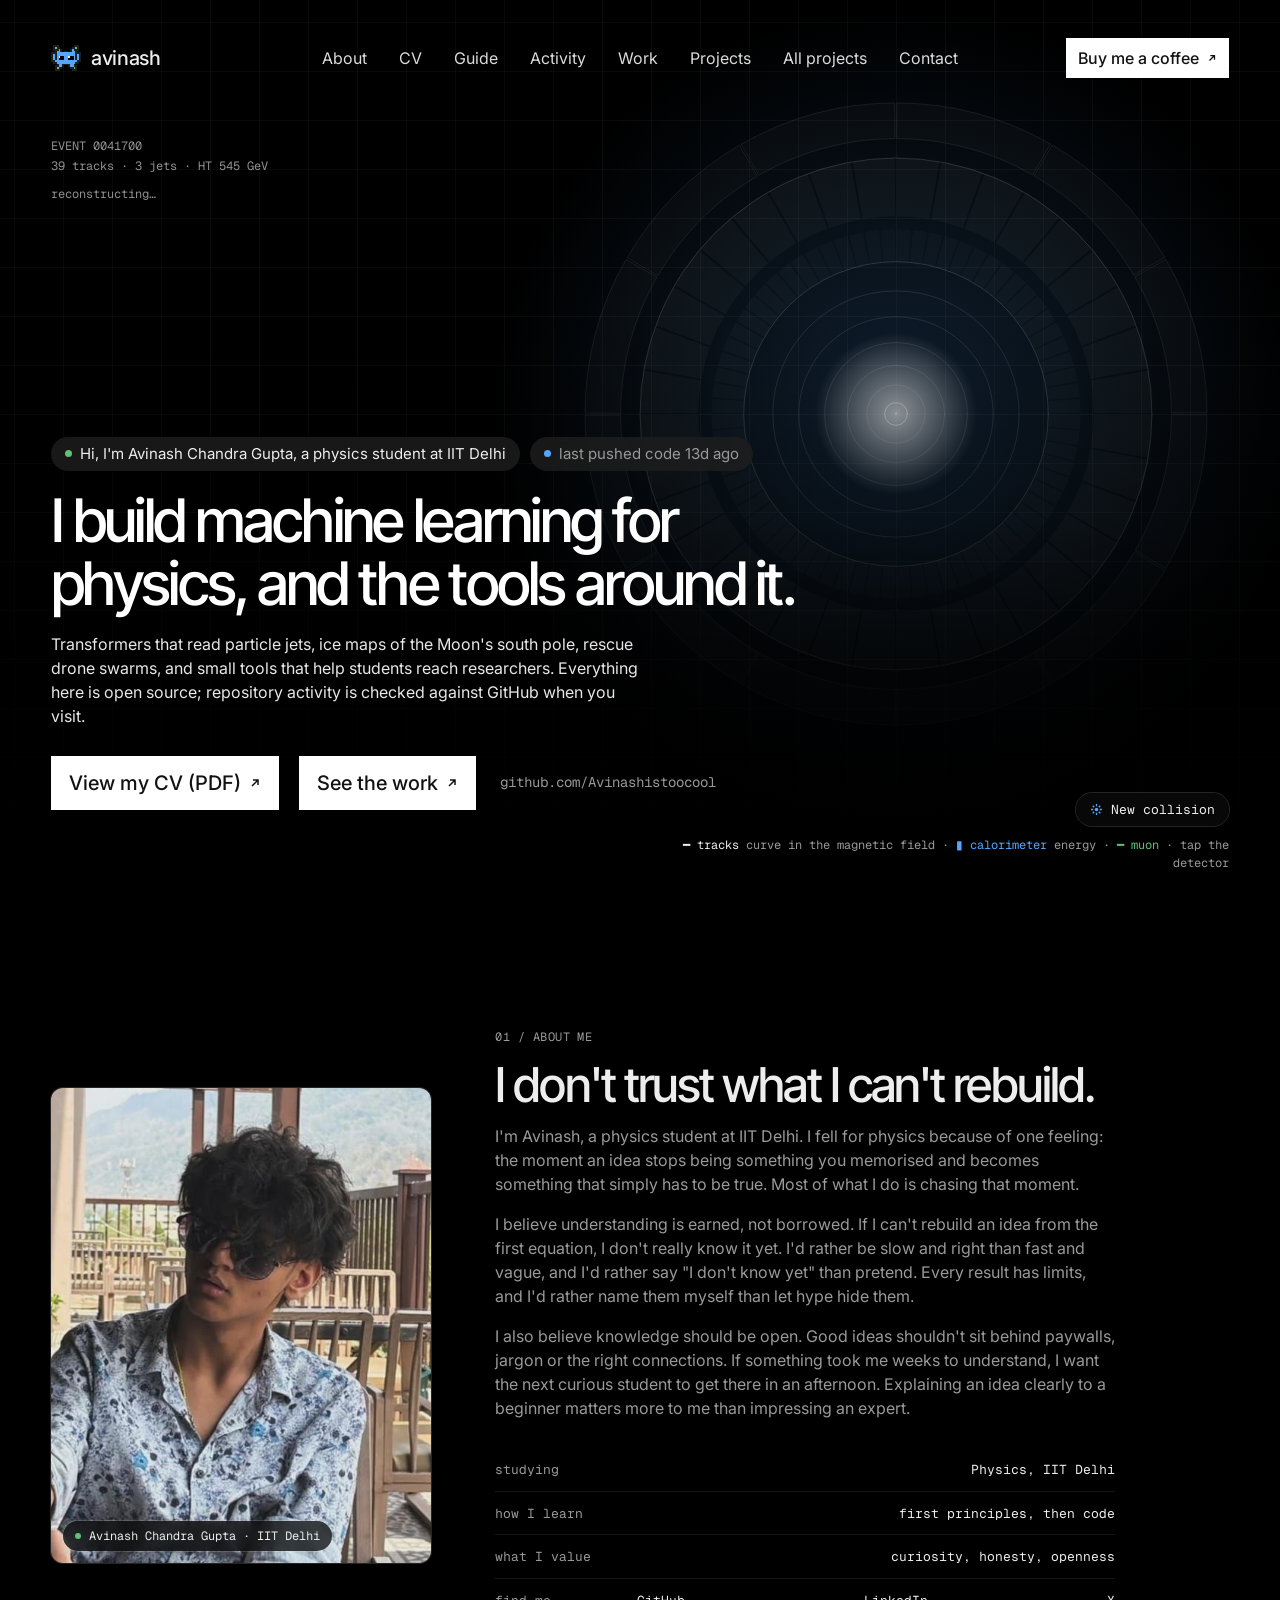
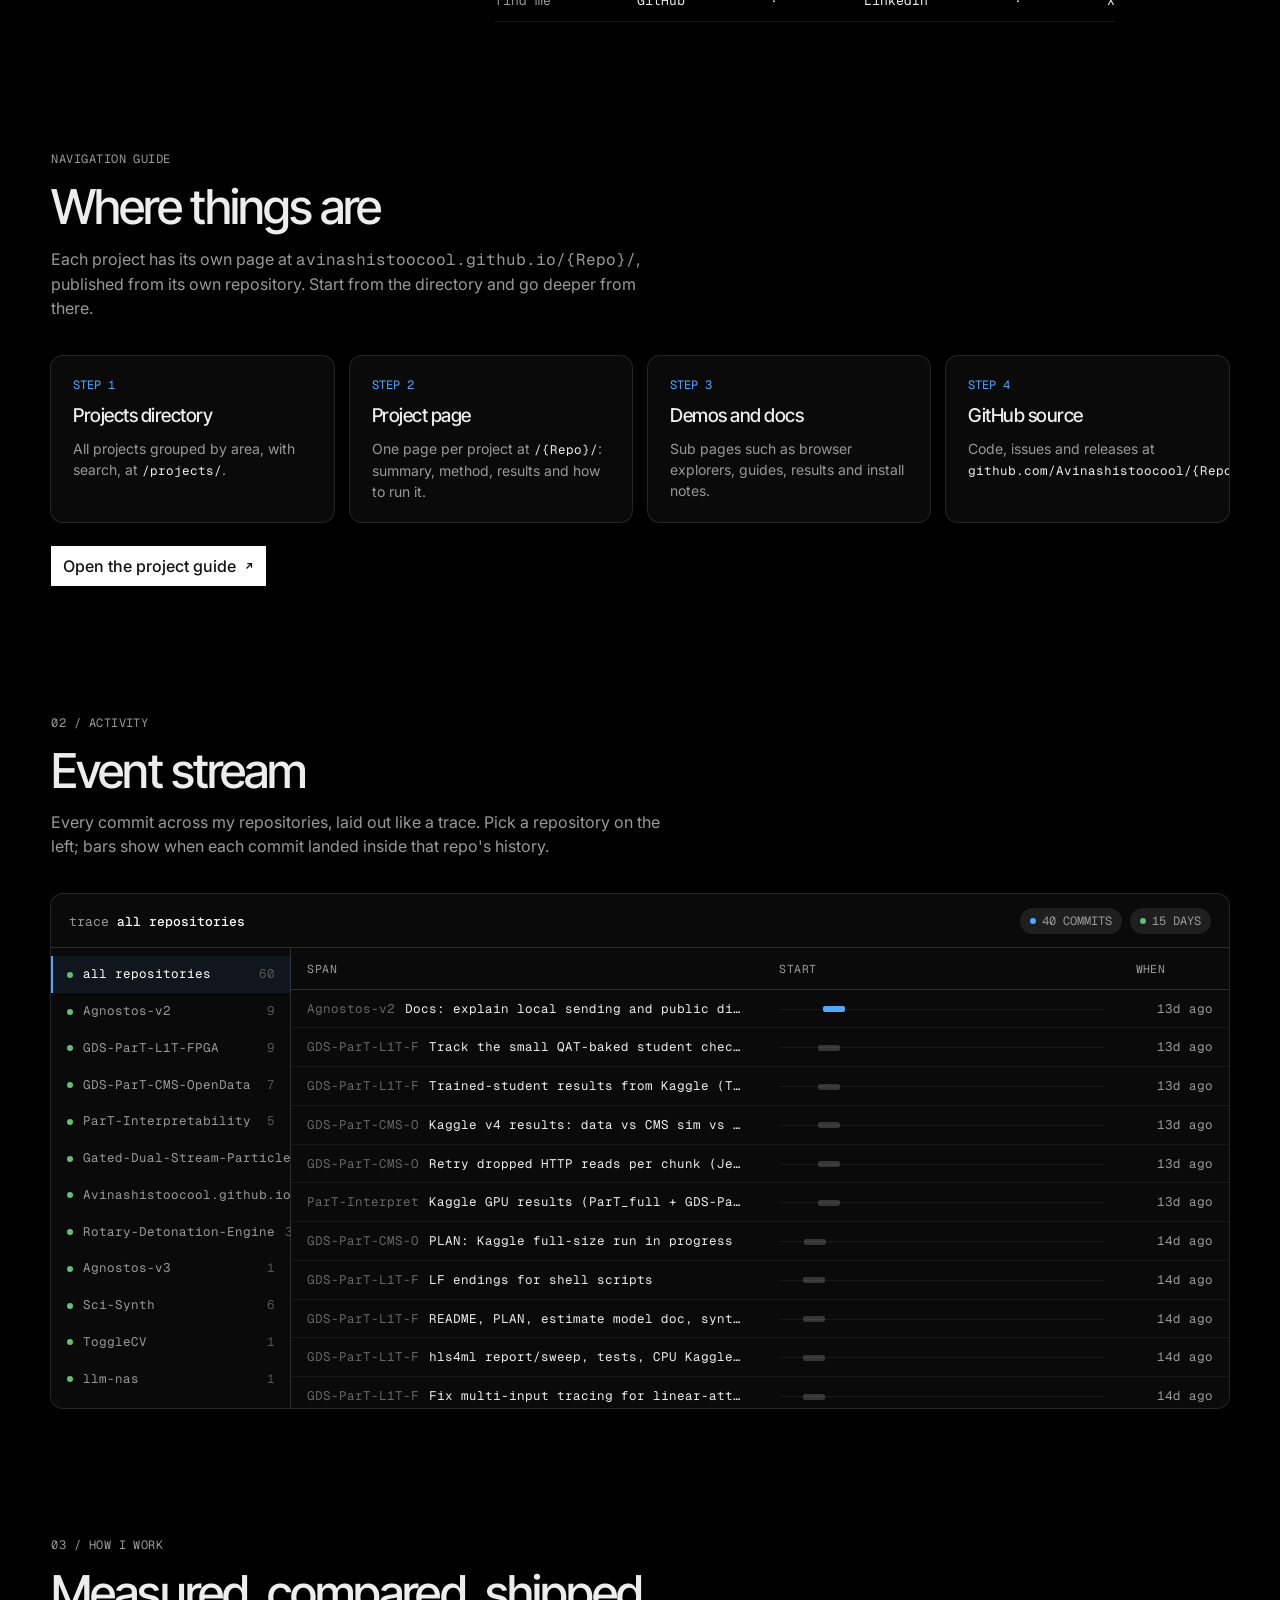
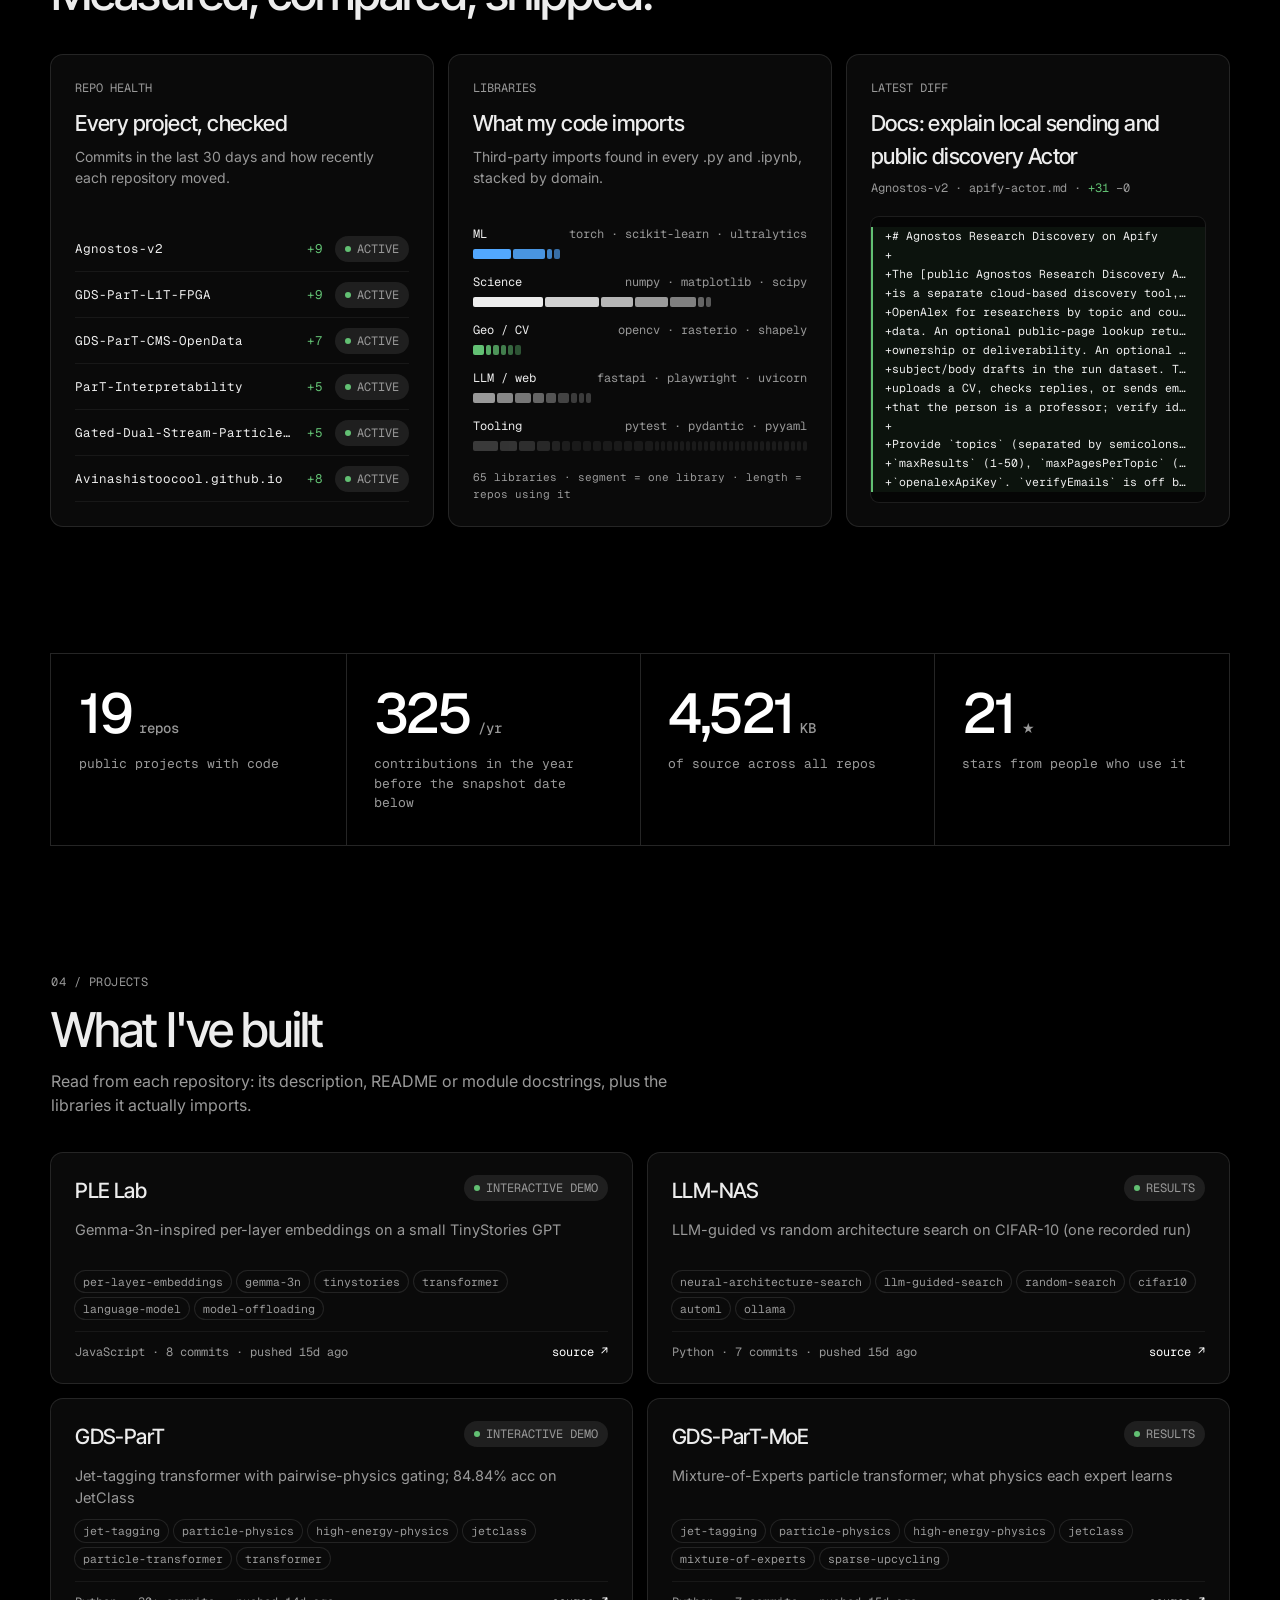
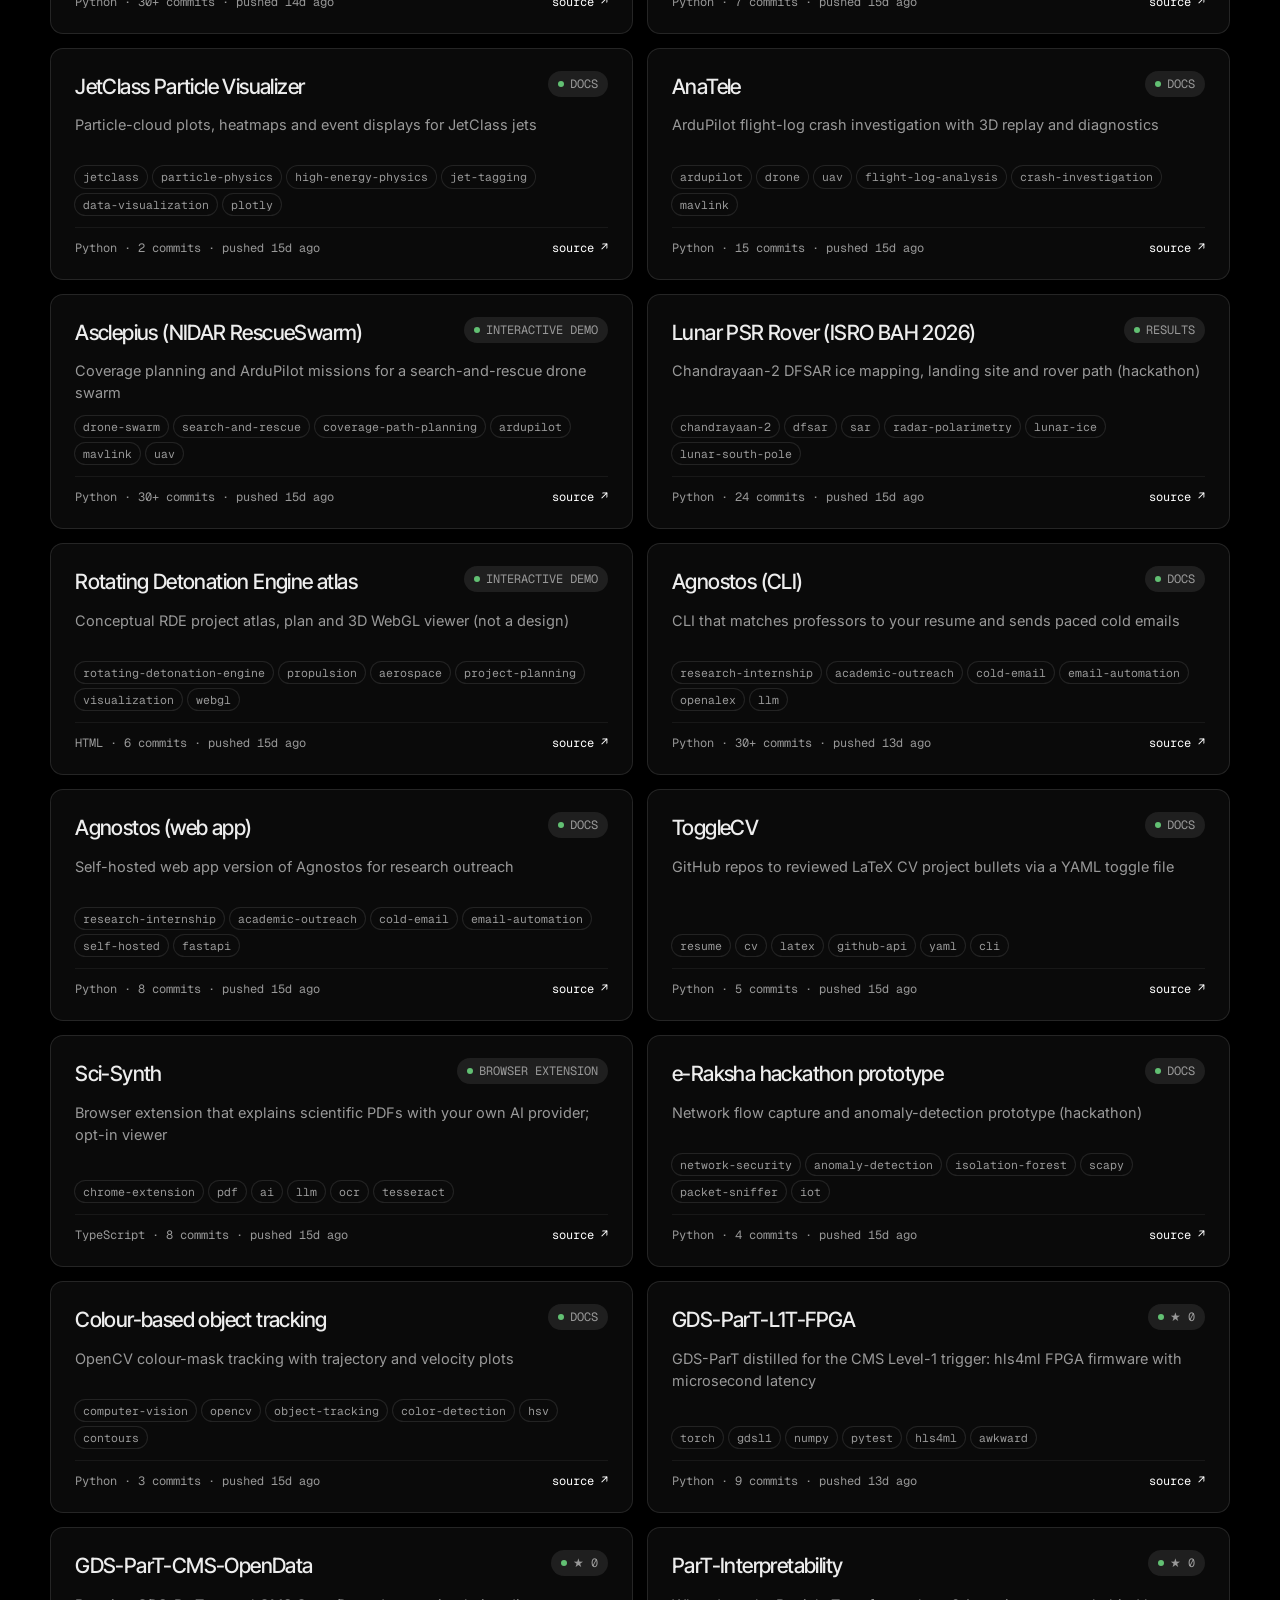
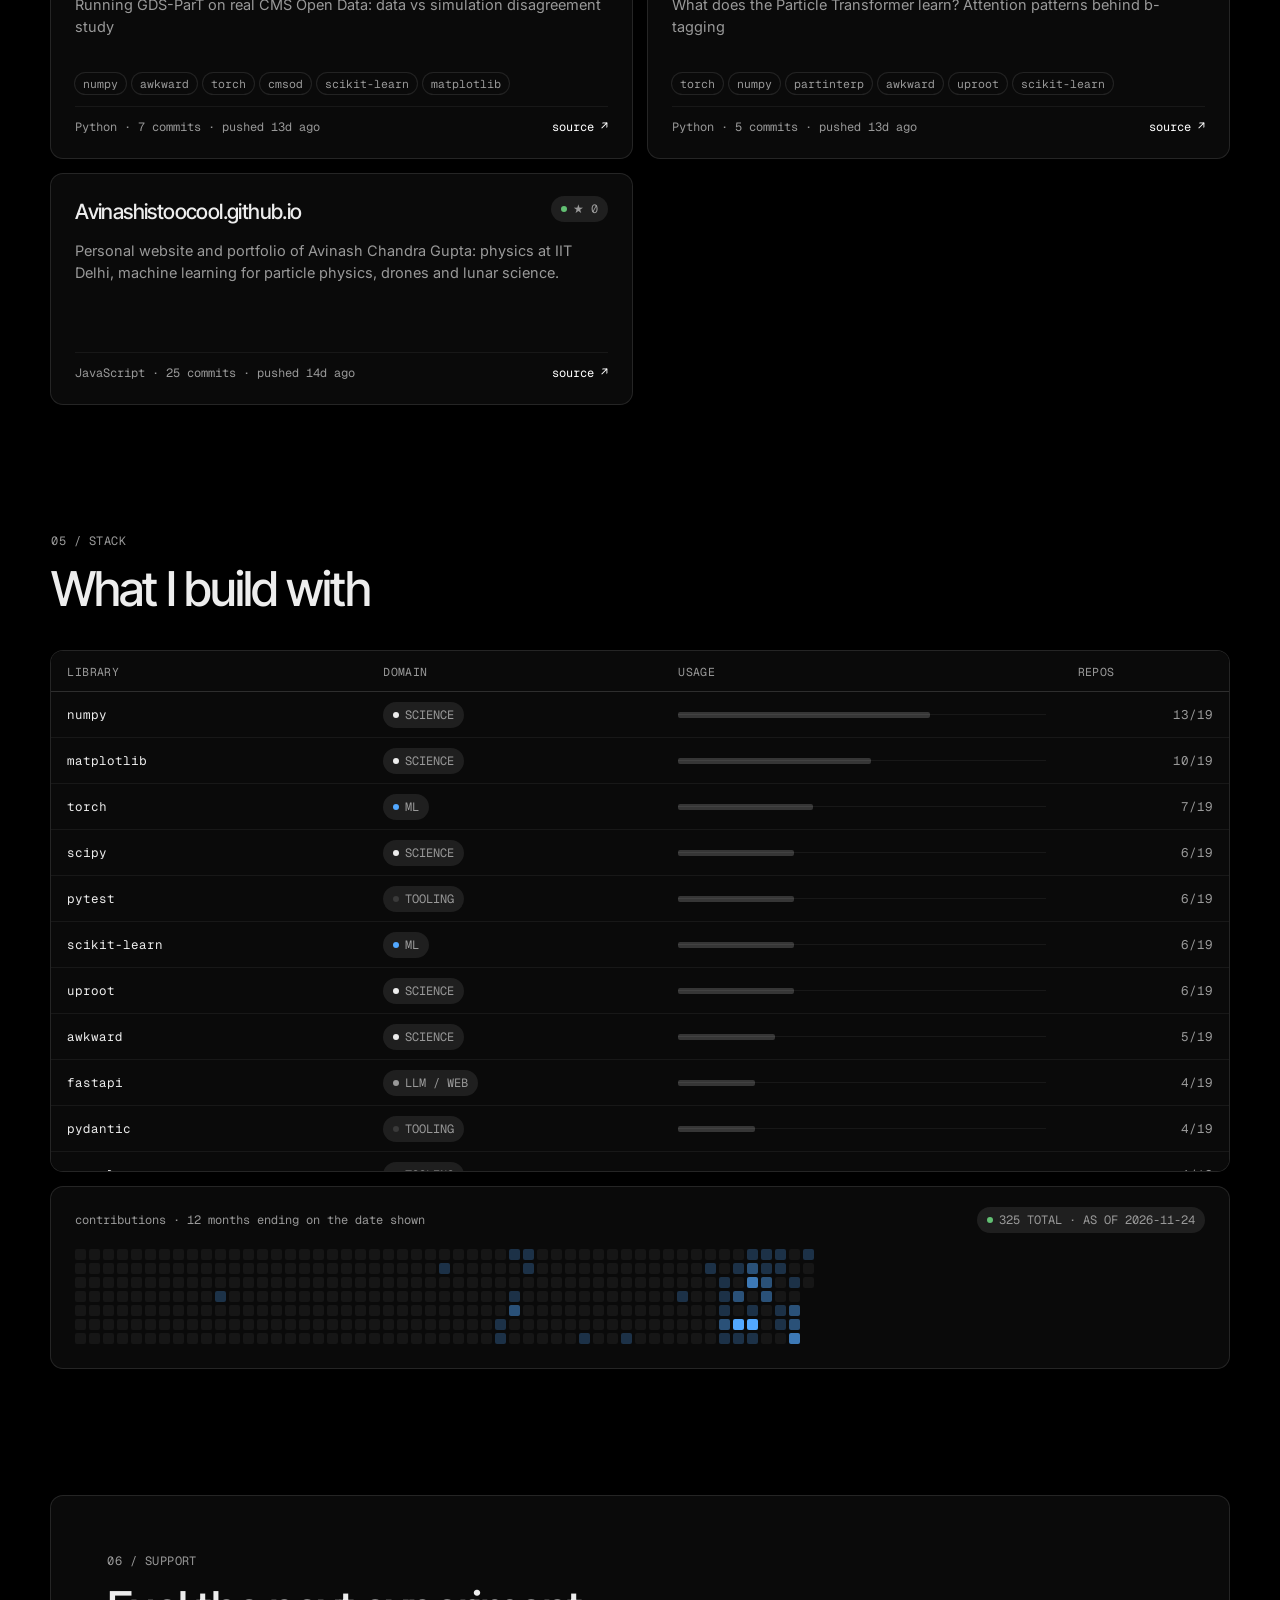
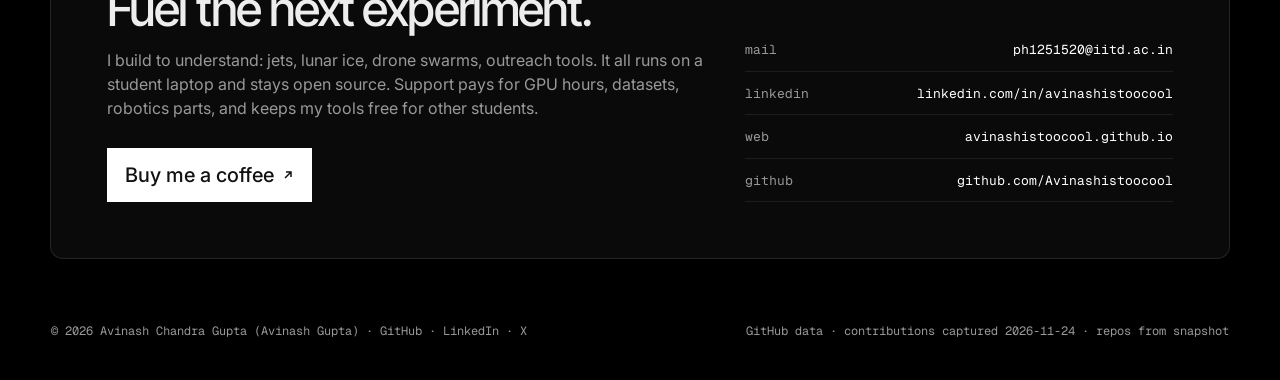
<file: index.html>
<!doctype html>
<html lang="en">
<head>
<meta charset="utf-8">
<meta name="viewport" content="width=device-width, initial-scale=1">
<meta name="google-site-verification" content="NTNfdAb6g6KwvCeLdx3df4Q3951evp73R5JOsKa5ohY" />
<title>Avinash Chandra Gupta (Avinash Gupta) | Physics, IIT Delhi | Machine learning, drones, space</title>
<meta name="description" content="Avinash Chandra Gupta (Avinash Gupta, @avinashistoocool) is a physics student at IIT Delhi building machine learning for particle physics, per-layer embeddings, architecture search, drone swarms, lunar science and open-source research tools.">
<meta name="author" content="Avinash Chandra Gupta">
<meta name="keywords" content="Avinash Chandra Gupta, Avinash Gupta, avinashistoocool, IIT Delhi, physics, machine learning, particle physics, jet tagging, drones, ArduPilot, NIDAR, ISRO, Chandrayaan-2">
<link rel="canonical" href="https://avinashistoocool.github.io/">
<meta name="robots" content="index, follow">
<meta property="og:type" content="profile">
<meta property="og:site_name" content="Avinash Chandra Gupta">
<meta property="og:title" content="Avinash Chandra Gupta (Avinash Gupta)">
<meta property="og:description" content="Physics student at IIT Delhi building machine learning for particle physics, drone swarms, lunar science and open-source research tools.">
<meta property="og:url" content="https://avinashistoocool.github.io/">
<meta property="og:image" content="https://avinashistoocool.github.io/assets/og-card.jpg?v=2">
<meta property="og:image:width" content="1200">
<meta property="og:image:height" content="630">
<meta property="og:image:alt" content="Portrait of Avinash Chandra Gupta">
<meta property="profile:first_name" content="Avinash">
<meta property="profile:last_name" content="Gupta">
<meta property="profile:username" content="avinashistoocool">
<meta name="twitter:card" content="summary_large_image">
<meta name="twitter:image" content="https://avinashistoocool.github.io/assets/og-card.jpg?v=2">
<meta name="twitter:site" content="@suprcoolavinash">
<meta name="twitter:creator" content="@suprcoolavinash">
<meta name="twitter:title" content="Avinash Chandra Gupta (Avinash Gupta)">
<meta name="twitter:description" content="Physics at IIT Delhi. Machine learning for particle physics, drones and space. Open source.">
<link rel="me" href="https://github.com/Avinashistoocool">
<link rel="me" href="https://www.linkedin.com/in/avinashistoocool">
<link rel="me" href="https://x.com/suprcoolavinash">
<link rel="me" href="https://buymeacoffee.com/avinashistoocool">
<script type="application/ld+json">
{
  "@context": "https://schema.org",
  "@graph": [
    {
      "@type": "Person",
      "@id": "https://avinashistoocool.github.io/#person",
      "name": "Avinash Chandra Gupta",
      "alternateName": ["Avinash Gupta", "avinashistoocool", "suprcoolavinash"],
      "givenName": "Avinash",
      "additionalName": "Chandra",
      "familyName": "Gupta",
      "url": "https://avinashistoocool.github.io/",
      "image": {"@id": "https://avinashistoocool.github.io/#portrait"},
      "mainEntityOfPage": "https://avinashistoocool.github.io/",
      "jobTitle": "Physics student",
      "affiliation": {"@type": "CollegeOrUniversity", "name": "Indian Institute of Technology Delhi", "alternateName": "IIT Delhi", "url": "https://home.iitd.ac.in/"},
      "alumniOf": {"@type": "CollegeOrUniversity", "name": "Indian Institute of Technology Delhi"},
      "knowsAbout": ["Physics", "Machine learning", "Particle physics", "Jet tagging", "Transformers", "Mixture of experts", "Drones", "ArduPilot", "Drone swarms", "Coverage path planning", "Lunar remote sensing", "Radar polarimetry"],
      "sameAs": [
        "https://github.com/Avinashistoocool",
        "https://www.linkedin.com/in/avinashistoocool",
        "https://x.com/suprcoolavinash",
        "https://buymeacoffee.com/avinashistoocool"
      ]
    },
    {
      "@type": "ImageObject",
      "@id": "https://avinashistoocool.github.io/#portrait",
      "contentUrl": "https://avinashistoocool.github.io/assets/avinash-chandra-gupta.jpg",
      "url": "https://avinashistoocool.github.io/assets/avinash-chandra-gupta.jpg",
      "width": 800,
      "height": 800,
      "name": "Avinash Chandra Gupta",
      "caption": "Avinash Chandra Gupta, physics student at IIT Delhi",
      "representativeOfPage": true,
      "about": {"@id": "https://avinashistoocool.github.io/#person"},
      "creator": {"@id": "https://avinashistoocool.github.io/#person"},
      "creditText": "Avinash Chandra Gupta",
      "copyrightNotice": "Avinash Chandra Gupta"
    },
    {
      "@type": "WebSite",
      "@id": "https://avinashistoocool.github.io/#website",
      "url": "https://avinashistoocool.github.io/",
      "name": "Avinash Chandra Gupta",
      "alternateName": "Avinash Gupta",
      "author": {"@id": "https://avinashistoocool.github.io/#person"}
    },
    {
      "@type": "ProfilePage",
      "url": "https://avinashistoocool.github.io/",
      "name": "Avinash Chandra Gupta (Avinash Gupta)",
      "mainEntity": {"@id": "https://avinashistoocool.github.io/#person"},
      "primaryImageOfPage": {"@id": "https://avinashistoocool.github.io/#portrait"}
    },
    {"@type": "SoftwareSourceCode", "name": "PLE Lab", "description": "Small-scale per-layer embeddings (PLE) experiment inspired by Gemma 3n: TinyStories GPT, PLE-table offload benchmarks (GPU/CPU/mmap) and a token explorer.", "url": "https://avinashistoocool.github.io/PLE-Lab/", "codeRepository": "https://github.com/Avinashistoocool/PLE-Lab", "author": {"@id": "https://avinashistoocool.github.io/#person"}, "keywords": "per-layer-embeddings, gemma-3n, tinystories, transformer, language-model, model-offloading, memory-mapping, llm-interpretability, token-embeddings, pytorch"},
    {"@type": "SoftwareSourceCode", "name": "LLM-NAS", "description": "Single-run comparison of LLM-guided (Ollama Qwen2.5-Coder 3B) and random neural architecture search on CIFAR-10 in PyTorch, with recorded results.", "url": "https://avinashistoocool.github.io/llm-nas/", "codeRepository": "https://github.com/Avinashistoocool/llm-nas", "author": {"@id": "https://avinashistoocool.github.io/#person"}, "keywords": "neural-architecture-search, llm-guided-search, random-search, cifar10, automl, ollama, qwen2-5-coder, pytorch, reproducible-research"},
    {"@type": "SoftwareSourceCode", "name": "GDS-ParT", "description": "Gated dual-stream particle transformer for jet tagging: pairwise physics gates attention queries/keys. 84.84% accuracy, AUC 0.9853 on JetClass. PyTorch.", "url": "https://avinashistoocool.github.io/Gated-Dual-Stream-Particle-Transformer/", "codeRepository": "https://github.com/Avinashistoocool/Gated-Dual-Stream-Particle-Transformer", "author": {"@id": "https://avinashistoocool.github.io/#person"}, "keywords": "jet-tagging, particle-physics, high-energy-physics, jetclass, particle-transformer, transformer, attention, pytorch, deep-learning, lhc, avinash-chandra-gupta"},
    {"@type": "SoftwareSourceCode", "name": "GDS-ParT-MoE", "description": "Per-particle Mixture-of-Experts for GDS-ParT on JetClass: sparse upcycling and expert interpretability via mutual information and knockout. PyTorch.", "url": "https://avinashistoocool.github.io/GDS-parT-MoE/", "codeRepository": "https://github.com/Avinashistoocool/GDS-parT-MoE", "author": {"@id": "https://avinashistoocool.github.io/#person"}, "keywords": "jet-tagging, particle-physics, high-energy-physics, jetclass, mixture-of-experts, sparse-upcycling, interpretability, transformer, pytorch, avinash-chandra-gupta"},
    {"@type": "SoftwareSourceCode", "name": "JetClass Particle Visualizer", "description": "Plotting pipeline for JetClass jets: 2D/3D particle clouds, class-averaged heatmaps, energy spectra, radial profiles and event displays. uproot, plotly.", "url": "https://avinashistoocool.github.io/Jet-Class-Particle-Visualizer/", "codeRepository": "https://github.com/Avinashistoocool/Jet-Class-Particle-Visualizer", "author": {"@id": "https://avinashistoocool.github.io/#person"}, "keywords": "jetclass, particle-physics, high-energy-physics, jet-tagging, data-visualization, plotly, matplotlib, uproot, python"},
    {"@type": "SoftwareSourceCode", "name": "AnaTele", "description": "Drone crash investigation for ArduPilot flight logs (.tlog/.bin): 3D flight replay, compass/EKF, vibration and motor diagnostics, ranked crash hypotheses.", "url": "https://avinashistoocool.github.io/AnaTele/", "codeRepository": "https://github.com/Avinashistoocool/AnaTele", "author": {"@id": "https://avinashistoocool.github.io/#person"}, "keywords": "ardupilot, drone, uav, flight-log-analysis, crash-investigation, mavlink, mission-planner, telemetry, pyside6, python, avinash-chandra-gupta"},
    {"@type": "SoftwareSourceCode", "name": "Asclepius (NIDAR RescueSwarm)", "description": "Search-and-rescue drone swarm tooling for NIDAR RescueSwarm: nadir-camera coverage path planning, ArduPilot mission export, fleet tools, YOLO-World detection.", "url": "https://avinashistoocool.github.io/asclepius/", "codeRepository": "https://github.com/Avinashistoocool/asclepius", "author": {"@id": "https://avinashistoocool.github.io/#person"}, "keywords": "drone-swarm, search-and-rescue, coverage-path-planning, ardupilot, mavlink, uav, multi-robot, computational-geometry, yolo-world, nidar, avinash-chandra-gupta"},
    {"@type": "SoftwareSourceCode", "name": "Lunar PSR Rover (ISRO BAH 2026)", "description": "Lunar south pole subsurface ice mapping from Chandrayaan-2 DFSAR polarimetry: ice volume estimate, landing-site selection, A* rover path. ISRO hackathon 2026.", "url": "https://avinashistoocool.github.io/ISRO-BAH-26/", "codeRepository": "https://github.com/Avinashistoocool/ISRO-BAH-26", "author": {"@id": "https://avinashistoocool.github.io/#person"}, "keywords": "chandrayaan-2, dfsar, sar, radar-polarimetry, lunar-ice, lunar-south-pole, planetary-science, remote-sensing, path-planning, rover, isro, hackathon"},
    {"@type": "SoftwareSourceCode", "name": "Rotating Detonation Engine atlas", "description": "Conceptual planning and visualisation materials for a university rotating detonation engine demonstrator: project atlas, schedule, PlayCanvas 3D viewer.", "url": "https://avinashistoocool.github.io/Rotary-Detonation-Engine/", "codeRepository": "https://github.com/Avinashistoocool/Rotary-Detonation-Engine", "author": {"@id": "https://avinashistoocool.github.io/#person"}, "keywords": "rotating-detonation-engine, propulsion, aerospace, project-planning, visualization, webgl, playcanvas, html"},
    {"@type": "SoftwareSourceCode", "name": "Agnostos (CLI)", "description": "Research internship cold-email CLI: finds professors matching your resume, drafts personalised emails, sends them paced from your inbox, tracks replies.", "url": "https://avinashistoocool.github.io/Agnostos-v2/", "codeRepository": "https://github.com/Avinashistoocool/Agnostos-v2", "author": {"@id": "https://avinashistoocool.github.io/#person"}, "keywords": "research-internship, academic-outreach, cold-email, email-automation, openalex, llm, groq, openai, cli, python, avinash-chandra-gupta"},
    {"@type": "SoftwareSourceCode", "name": "Agnostos (web app)", "description": "Self-hosted web app for research internship outreach: find professors, draft emails, send paced from your inbox, handle replies. FastAPI. No public instance.", "url": "https://avinashistoocool.github.io/Agnostos-v3/", "codeRepository": "https://github.com/Avinashistoocool/Agnostos-v3", "author": {"@id": "https://avinashistoocool.github.io/#person"}, "keywords": "research-internship, academic-outreach, cold-email, email-automation, self-hosted, fastapi, openalex, llm, groq, python"},
    {"@type": "SoftwareSourceCode", "name": "ToggleCV", "description": "CLI that turns your GitHub repos into a YAML toggle file and writes the Projects section of your LaTeX CV, with reviewed Result/Action/Context bullets.", "url": "https://avinashistoocool.github.io/ToggleCV/", "codeRepository": "https://github.com/Avinashistoocool/ToggleCV", "author": {"@id": "https://avinashistoocool.github.io/#person"}, "keywords": "resume, cv, latex, github-api, yaml, cli, python, jinja2"},
    {"@type": "SoftwareSourceCode", "name": "Sci-Synth", "description": "Browser extension (MV3) that explains scientific PDFs: hold Alt over text, equations or figures and ask your own AI provider. Opt-in viewer, no analytics.", "url": "https://avinashistoocool.github.io/Sci-Synth/", "codeRepository": "https://github.com/Avinashistoocool/Sci-Synth", "author": {"@id": "https://avinashistoocool.github.io/#person"}, "keywords": "chrome-extension, pdf, ai, llm, ocr, tesseract, pdfjs, study-tool, physics-simulation, manifest-v3"},
    {"@type": "SoftwareSourceCode", "name": "e-Raksha hackathon prototype", "description": "Hackathon prototype for network monitoring: Scapy flow capture, simulated IoT traffic, Isolation Forest anomaly detection, SQLite and a Flask dashboard.", "url": "https://avinashistoocool.github.io/eraksha-hackathon/", "codeRepository": "https://github.com/Avinashistoocool/eraksha-hackathon", "author": {"@id": "https://avinashistoocool.github.io/#person"}, "keywords": "network-security, anomaly-detection, isolation-forest, scapy, packet-sniffer, iot, flask, scikit-learn, hackathon, python"},
    {"@type": "SoftwareSourceCode", "name": "Colour-based object tracking", "description": "OpenCV object tracking by colour: HSV masking, contours and convex hull centroid to plot a trajectory and velocity from a video. Early learning project.", "url": "https://avinashistoocool.github.io/Object-tracking-with-color/", "codeRepository": "https://github.com/Avinashistoocool/Object-tracking-with-color", "author": {"@id": "https://avinashistoocool.github.io/#person"}, "keywords": "computer-vision, opencv, object-tracking, color-detection, hsv, contours, matplotlib, python"}
  ]
}
</script>
<link rel="icon" href="assets/logo.svg">
<link rel="preconnect" href="https://fonts.googleapis.com">
<link rel="preconnect" href="https://fonts.gstatic.com" crossorigin>
<link href="https://fonts.googleapis.com/css2?family=Inter+Tight:wght@400;500;600&family=Inter:wght@400;500&family=Geist+Mono:wght@400;500&family=Geist:wght@400;500&display=swap" rel="stylesheet">
<link rel="stylesheet" href="styles.css">
</head>
<body>

<header class="site-header" id="top">
  <a class="brand" href="#top" aria-label="Home">
    <img src="assets/logo.svg" alt="" class="brand-logo">
    <span>avinash</span>
  </a>
  <nav class="nav" id="nav" aria-label="Primary">
    <a href="#about">About</a>
    <a href="assets/CV_msr-india-research.pdf">CV</a>
    <a href="#guide">Guide</a>
    <a href="#stream">Activity</a>
    <a href="#work">Work</a>
    <a href="#projects">Projects</a>
    <a href="projects/">All projects</a>
    <a href="#contact">Contact</a>
  </nav>
  <div class="header-right">
    <a class="btn-square" id="cta-top" href="https://buymeacoffee.com/avinashistoocool" target="_blank" rel="noopener">
      Buy me a coffee <svg class="arrow" viewBox="0 0 12 12" aria-hidden="true"><path d="M3 9L9 3M4 3h5v5" fill="none" stroke="currentColor" stroke-width="1.5"/></svg>
    </a>
    <button class="menu-btn" id="menu-btn" aria-label="Open menu" aria-expanded="false" aria-controls="mobile-menu">
      <span></span><span></span>
    </button>
  </div>
</header>

<div class="mobile-menu" id="mobile-menu" hidden>
  <nav aria-label="Mobile">
    <a href="#about">About</a>
    <a href="assets/CV_msr-india-research.pdf">CV</a>
    <a href="#guide">Guide</a>
    <a href="#stream">Activity</a>
    <a href="#work">Work</a>
    <a href="#projects">Projects</a>
    <a href="projects/">All projects</a>
    <a href="#stack">Stack</a>
    <a href="#contact">Contact</a>
  </nav>
  <a class="btn-square btn-lg" href="https://buymeacoffee.com/avinashistoocool" target="_blank" rel="noopener">
    Buy me a coffee <svg class="arrow" viewBox="0 0 12 12" aria-hidden="true"><path d="M3 9L9 3M4 3h5v5" fill="none" stroke="currentColor" stroke-width="1.5"/></svg>
  </a>
</div>

<main>
  <section class="hero">
    <canvas id="jet" aria-hidden="true"></canvas>
    <div class="scrim"></div>
    <div class="hero-inner">
      <div class="hello">
        <h1 class="hello-tag"><i class="dot pass"></i>Hi, I'm Avinash Chandra Gupta, a physics student at IIT Delhi</h1>
        <span class="hello-tag soft"><i class="dot active"></i><span id="hero-last">pushing code lately</span></span>
      </div>
      <p class="headline-fluid">I build machine learning for physics, and the tools around it.</p>
      <p class="hero-sub" id="hero-sub">Transformers that read particle jets, ice maps of the Moon's south pole, rescue drone swarms, and small tools that help students reach researchers. Everything here is open source; repository activity is checked against GitHub when you visit.</p>
      <div class="hero-ctas">
        <a class="btn-square btn-lg" href="assets/CV_msr-india-research.pdf">View my CV (PDF) <svg class="arrow" viewBox="0 0 12 12" aria-hidden="true"><path d="M3 9L9 3M4 3h5v5" fill="none" stroke="currentColor" stroke-width="1.5"/></svg></a>
        <a class="btn-square btn-lg" href="#projects">See the work <svg class="arrow" viewBox="0 0 12 12" aria-hidden="true"><path d="M3 9L9 3M4 3h5v5" fill="none" stroke="currentColor" stroke-width="1.5"/></svg></a>
        <a class="btn-ghost" href="https://github.com/Avinashistoocool" target="_blank" rel="noopener">github.com/Avinashistoocool</a>
      </div>
    </div>
    <div class="hero-caption mono"><button type="button" class="new-event" id="new-event"><svg viewBox="0 0 12 12" aria-hidden="true"><circle cx="6" cy="6" r="1.6" fill="currentColor"/><path d="M6 1v2M6 9v2M1 6h2M9 6h2M2.5 2.5l1.4 1.4M8.1 8.1l1.4 1.4M2.5 9.5l1.4-1.4M8.1 3.9l1.4-1.4" stroke="currentColor" stroke-width="1.2"/></svg>New collision</button><span class="legend-line"><span style="color:#ededed">━ tracks</span> curve in the magnetic field · <span style="color:#52a8ff">▮ calorimeter</span> energy · <span style="color:#62c073">━ muon</span> · tap the detector</span></div>
  </section>

  <section class="section" id="about">
    <div class="about">
      <figure class="about-photo card">
        <img src="assets/avinash-chandra-gupta.jpg" alt="Avinash Chandra Gupta, physics student at IIT Delhi" title="Avinash Chandra Gupta" width="800" height="800" decoding="async">
        <figcaption class="mono"><i class="dot pass"></i>Avinash Chandra Gupta · IIT Delhi</figcaption>
      </figure>
      <div class="about-text">
        <p class="eyebrow mono">01 / about me</p>
        <h2 class="headline">I don't trust what I can't rebuild.</h2>
        <p class="lede">I'm Avinash, a physics student at IIT Delhi. I fell for physics because of one feeling: the moment an idea stops being something you memorised and becomes something that simply has to be true. Most of what I do is chasing that moment.</p>
        <p class="lede">I believe understanding is earned, not borrowed. If I can't rebuild an idea from the first equation, I don't really know it yet. I'd rather be slow and right than fast and vague, and I'd rather say "I don't know yet" than pretend. Every result has limits, and I'd rather name them myself than let hype hide them.</p>
        <p class="lede">I also believe knowledge should be open. Good ideas shouldn't sit behind paywalls, jargon or the right connections. If something took me weeks to understand, I want the next curious student to get there in an afternoon. Explaining an idea clearly to a beginner matters more to me than impressing an expert.</p>
        <ul class="about-facts mono">
          <li><span>studying</span>Physics, IIT Delhi</li>
          <li><span>how I learn</span>first principles, then code</li>
          <li><span>what I value</span>curiosity, honesty, openness</li>
          <li><span>find me</span><a href="https://github.com/Avinashistoocool" target="_blank" rel="me noopener">GitHub</a> · <a href="https://www.linkedin.com/in/avinashistoocool" target="_blank" rel="me noopener">LinkedIn</a> · <a href="https://x.com/suprcoolavinash" target="_blank" rel="me noopener">X</a></li>
        </ul>
      </div>
    </div>
  </section>

  <section class="section" id="guide">
    <div class="section-head">
      <p class="eyebrow mono">navigation guide</p>
      <h2 class="headline">Where things are</h2>
      <p class="lede">Each project has its own page at <span class="mono">avinashistoocool.github.io/{Repo}/</span>, published from its own repository. Start from the directory and go deeper from there.</p>
    </div>
    <ol class="guide-map">
      <li class="card"><span class="step">step 1</span><h3>Projects directory</h3><p>All projects grouped by area, with search, at <a href="projects/"><code>/projects/</code></a>.</p></li>
      <li class="card"><span class="step">step 2</span><h3>Project page</h3><p>One page per project at <code>/{Repo}/</code>: summary, method, results and how to run it.</p></li>
      <li class="card"><span class="step">step 3</span><h3>Demos and docs</h3><p>Sub pages such as browser explorers, guides, results and install notes.</p></li>
      <li class="card"><span class="step">step 4</span><h3>GitHub source</h3><p>Code, issues and releases at <code>github.com/Avinashistoocool/{Repo}</code>.</p></li>
    </ol>
    <div class="hero-ctas guide-cta">
      <a class="btn-square" href="projects/">Open the project guide <svg class="arrow" viewBox="0 0 12 12" aria-hidden="true"><path d="M3 9L9 3M4 3h5v5" fill="none" stroke="currentColor" stroke-width="1.5"/></svg></a>
    </div>
  </section>

  <section class="section" id="stream">
    <div class="section-head">
      <p class="eyebrow mono">02 / activity</p>
      <h2 class="headline">Event stream</h2>
      <p class="lede">Every commit across my repositories, laid out like a trace. Pick a repository on the left; bars show when each commit landed inside that repo's history.</p>
    </div>
    <div class="card stream">
      <div class="stream-head">
        <span class="mono trace" id="trace-id">trace —</span>
        <div class="chips">
          <span class="v-chip" id="chip-span"><i class="dot active"></i>— COMMITS</span>
          <span class="v-chip" id="chip-dur"><i class="dot warn"></i>— DAYS</span>
        </div>
      </div>
      <div class="stream-body">
        <aside class="stream-list" id="stream-list" aria-label="Repositories"></aside>
        <div class="stream-table-wrap">
          <table class="stream-table">
            <thead><tr><th>SPAN</th><th>START</th><th class="r">WHEN</th></tr></thead>
            <tbody id="stream-rows"></tbody>
          </table>
        </div>
      </div>
    </div>
  </section>

  <section class="section" id="work">
    <div class="section-head">
      <p class="eyebrow mono">03 / how I work</p>
      <h2 class="headline">Measured, compared, shipped.</h2>
    </div>
    <div class="bento">
      <article class="card glow">
        <p class="card-kicker mono">Repo health</p>
        <h3>Every project, checked</h3>
        <p class="card-sub">Commits in the last 30 days and how recently each repository moved.</p>
        <ul class="reg-list mono" id="health"></ul>
      </article>
      <article class="card glow">
        <p class="card-kicker mono">Libraries</p>
        <h3>What my code imports</h3>
        <p class="card-sub">Third-party imports found in every .py and .ipynb, stacked by domain.</p>
        <div class="stacks" id="lib-stacks"></div>
        <div class="legend mono" id="lib-legend"></div>
      </article>
      <article class="card glow">
        <p class="card-kicker mono">Latest diff</p>
        <h3 id="diff-title">From the last commit</h3>
        <p class="card-sub mono" id="diff-sub">—</p>
        <pre class="diff mono" id="diff"></pre>
      </article>
    </div>
  </section>

  <section class="section">
    <div class="metrics" id="metrics">
      <div class="metric"><div class="num"><span data-k="projects">—</span><span class="unit mono">repos</span></div><p class="mono">public projects with code</p></div>
      <div class="metric"><div class="num"><span data-k="contrib">—</span><span class="unit mono">/yr</span></div><p class="mono">contributions in the year before the snapshot date below</p></div>
      <div class="metric"><div class="num"><span data-k="kb">—</span><span class="unit mono">KB</span></div><p class="mono">of source across all repos</p></div>
      <div class="metric"><div class="num"><span data-k="stars">—</span><span class="unit mono">★</span></div><p class="mono">stars from people who use it</p></div>
    </div>
  </section>

  <section class="section" id="projects">
    <div class="section-head">
      <p class="eyebrow mono">04 / projects</p>
      <h2 class="headline">What I've built</h2>
      <p class="lede">Read from each repository: its description, README or module docstrings, plus the libraries it actually imports.</p>
    </div>
    <div class="projects" id="project-grid">
      <article class="card project"><div class="project-top"><h3><a class="stretch" href="https://avinashistoocool.github.io/PLE-Lab/">PLE Lab</a></h3></div><p>Gemma-3n-inspired per-layer embeddings on a small TinyStories GPT</p><div class="project-meta"><span>/PLE-Lab/</span><a class="src" href="https://github.com/Avinashistoocool/PLE-Lab" target="_blank" rel="noopener">source ↗</a></div></article>
      <article class="card project"><div class="project-top"><h3><a class="stretch" href="https://avinashistoocool.github.io/llm-nas/">LLM-NAS</a></h3></div><p>LLM-guided vs random architecture search on CIFAR-10 (one recorded run)</p><div class="project-meta"><span>/llm-nas/</span><a class="src" href="https://github.com/Avinashistoocool/llm-nas" target="_blank" rel="noopener">source ↗</a></div></article>
      <article class="card project"><div class="project-top"><h3><a class="stretch" href="https://avinashistoocool.github.io/Gated-Dual-Stream-Particle-Transformer/">GDS-ParT</a></h3></div><p>Jet-tagging transformer with pairwise-physics gating; 84.84% acc on JetClass</p><div class="project-meta"><span>/Gated-Dual-Stream-Particle-Transformer/</span><a class="src" href="https://github.com/Avinashistoocool/Gated-Dual-Stream-Particle-Transformer" target="_blank" rel="noopener">source ↗</a></div></article>
      <article class="card project"><div class="project-top"><h3><a class="stretch" href="https://avinashistoocool.github.io/GDS-parT-MoE/">GDS-ParT-MoE</a></h3></div><p>Mixture-of-Experts particle transformer; what physics each expert learns</p><div class="project-meta"><span>/GDS-parT-MoE/</span><a class="src" href="https://github.com/Avinashistoocool/GDS-parT-MoE" target="_blank" rel="noopener">source ↗</a></div></article>
      <article class="card project"><div class="project-top"><h3><a class="stretch" href="https://avinashistoocool.github.io/Jet-Class-Particle-Visualizer/">JetClass Particle Visualizer</a></h3></div><p>Particle-cloud plots, heatmaps and event displays for JetClass jets</p><div class="project-meta"><span>/Jet-Class-Particle-Visualizer/</span><a class="src" href="https://github.com/Avinashistoocool/Jet-Class-Particle-Visualizer" target="_blank" rel="noopener">source ↗</a></div></article>
      <article class="card project"><div class="project-top"><h3><a class="stretch" href="https://avinashistoocool.github.io/AnaTele/">AnaTele</a></h3></div><p>ArduPilot flight-log crash investigation with 3D replay and diagnostics</p><div class="project-meta"><span>/AnaTele/</span><a class="src" href="https://github.com/Avinashistoocool/AnaTele" target="_blank" rel="noopener">source ↗</a></div></article>
      <article class="card project"><div class="project-top"><h3><a class="stretch" href="https://avinashistoocool.github.io/asclepius/">Asclepius (NIDAR RescueSwarm)</a></h3></div><p>Coverage planning and ArduPilot missions for a search-and-rescue drone swarm</p><div class="project-meta"><span>/asclepius/</span><a class="src" href="https://github.com/Avinashistoocool/asclepius" target="_blank" rel="noopener">source ↗</a></div></article>
      <article class="card project"><div class="project-top"><h3><a class="stretch" href="https://avinashistoocool.github.io/ISRO-BAH-26/">Lunar PSR Rover (ISRO BAH 2026)</a></h3></div><p>Chandrayaan-2 DFSAR ice mapping, landing site and rover path (hackathon)</p><div class="project-meta"><span>/ISRO-BAH-26/</span><a class="src" href="https://github.com/Avinashistoocool/ISRO-BAH-26" target="_blank" rel="noopener">source ↗</a></div></article>
      <article class="card project"><div class="project-top"><h3><a class="stretch" href="https://avinashistoocool.github.io/Rotary-Detonation-Engine/">Rotating Detonation Engine atlas</a></h3></div><p>Conceptual RDE project atlas, plan and 3D WebGL viewer (not a design)</p><div class="project-meta"><span>/Rotary-Detonation-Engine/</span><a class="src" href="https://github.com/Avinashistoocool/Rotary-Detonation-Engine" target="_blank" rel="noopener">source ↗</a></div></article>
      <article class="card project"><div class="project-top"><h3><a class="stretch" href="https://avinashistoocool.github.io/Agnostos-v2/">Agnostos (CLI)</a></h3></div><p>CLI that matches professors to your resume and sends paced cold emails</p><div class="project-meta"><span>/Agnostos-v2/</span><a class="src" href="https://github.com/Avinashistoocool/Agnostos-v2" target="_blank" rel="noopener">source ↗</a></div></article>
      <article class="card project"><div class="project-top"><h3><a class="stretch" href="https://avinashistoocool.github.io/Agnostos-v3/">Agnostos (web app)</a></h3></div><p>Self-hosted web app version of Agnostos for research outreach</p><div class="project-meta"><span>/Agnostos-v3/</span><a class="src" href="https://github.com/Avinashistoocool/Agnostos-v3" target="_blank" rel="noopener">source ↗</a></div></article>
      <article class="card project"><div class="project-top"><h3><a class="stretch" href="https://avinashistoocool.github.io/ToggleCV/">ToggleCV</a></h3></div><p>GitHub repos to reviewed LaTeX CV project bullets via a YAML toggle file</p><div class="project-meta"><span>/ToggleCV/</span><a class="src" href="https://github.com/Avinashistoocool/ToggleCV" target="_blank" rel="noopener">source ↗</a></div></article>
      <article class="card project"><div class="project-top"><h3><a class="stretch" href="https://avinashistoocool.github.io/Sci-Synth/">Sci-Synth</a></h3></div><p>Browser extension that explains scientific PDFs with your own AI provider; opt-in viewer</p><div class="project-meta"><span>/Sci-Synth/</span><a class="src" href="https://github.com/Avinashistoocool/Sci-Synth" target="_blank" rel="noopener">source ?</a></div></article>
      <article class="card project"><div class="project-top"><h3><a class="stretch" href="https://avinashistoocool.github.io/eraksha-hackathon/">e-Raksha hackathon prototype</a></h3></div><p>Network flow capture and anomaly-detection prototype (hackathon)</p><div class="project-meta"><span>/eraksha-hackathon/</span><a class="src" href="https://github.com/Avinashistoocool/eraksha-hackathon" target="_blank" rel="noopener">source ↗</a></div></article>
      <article class="card project"><div class="project-top"><h3><a class="stretch" href="https://avinashistoocool.github.io/Object-tracking-with-color/">Colour-based object tracking</a></h3></div><p>OpenCV colour-mask tracking with trajectory and velocity plots</p><div class="project-meta"><span>/Object-tracking-with-color/</span><a class="src" href="https://github.com/Avinashistoocool/Object-tracking-with-color" target="_blank" rel="noopener">source ↗</a></div></article>
    </div>
  </section>

  <section class="section" id="stack">
    <div class="section-head">
      <p class="eyebrow mono">05 / stack</p>
      <h2 class="headline">What I build with</h2>
    </div>
    <div class="card table-card">
      <table class="data-table mono">
        <thead><tr><th>LIBRARY</th><th>DOMAIN</th><th>USAGE</th><th class="r">REPOS</th></tr></thead>
        <tbody id="lib-rows"></tbody>
      </table>
    </div>
    <div class="contrib card" id="contrib">
      <div class="contrib-head"><span class="mono">contributions · 12 months ending on the date shown</span><span class="v-chip" id="contrib-chip"><i class="dot pass"></i>—</span></div>
      <div class="contrib-grid" id="contrib-grid"></div>
    </div>
  </section>

  <section class="section support" id="contact">
    <div class="card glow support-card">
      <div>
        <p class="eyebrow mono">06 / support</p>
        <h2 class="headline">Fuel the next experiment.</h2>
        <p class="lede">I build to understand: jets, lunar ice, drone swarms, outreach tools. It all runs on a student laptop and stays open source. Support pays for GPU hours, datasets, robotics parts, and keeps my tools free for other students.</p>
        <div class="hero-ctas">
          <a class="btn-square btn-lg" id="cta-support" href="https://buymeacoffee.com/avinashistoocool" target="_blank" rel="noopener">Buy me a coffee <svg class="arrow" viewBox="0 0 12 12" aria-hidden="true"><path d="M3 9L9 3M4 3h5v5" fill="none" stroke="currentColor" stroke-width="1.5"/></svg></a>
        </div>
      </div>
      <ul class="contact-list mono" id="contact-list"></ul>
    </div>
  </section>
</main>

<footer class="footer mono">
  <span>© <span id="year"></span> Avinash Chandra Gupta (Avinash Gupta) · <a href="https://github.com/Avinashistoocool" rel="me">GitHub</a> · <a href="https://www.linkedin.com/in/avinashistoocool" rel="me">LinkedIn</a> · <a href="https://x.com/suprcoolavinash" rel="me">X</a></span>
  <span id="generated">data from the GitHub API</span>
</footer>

<script src="app.js" defer></script>
</body>
</html>
</file>
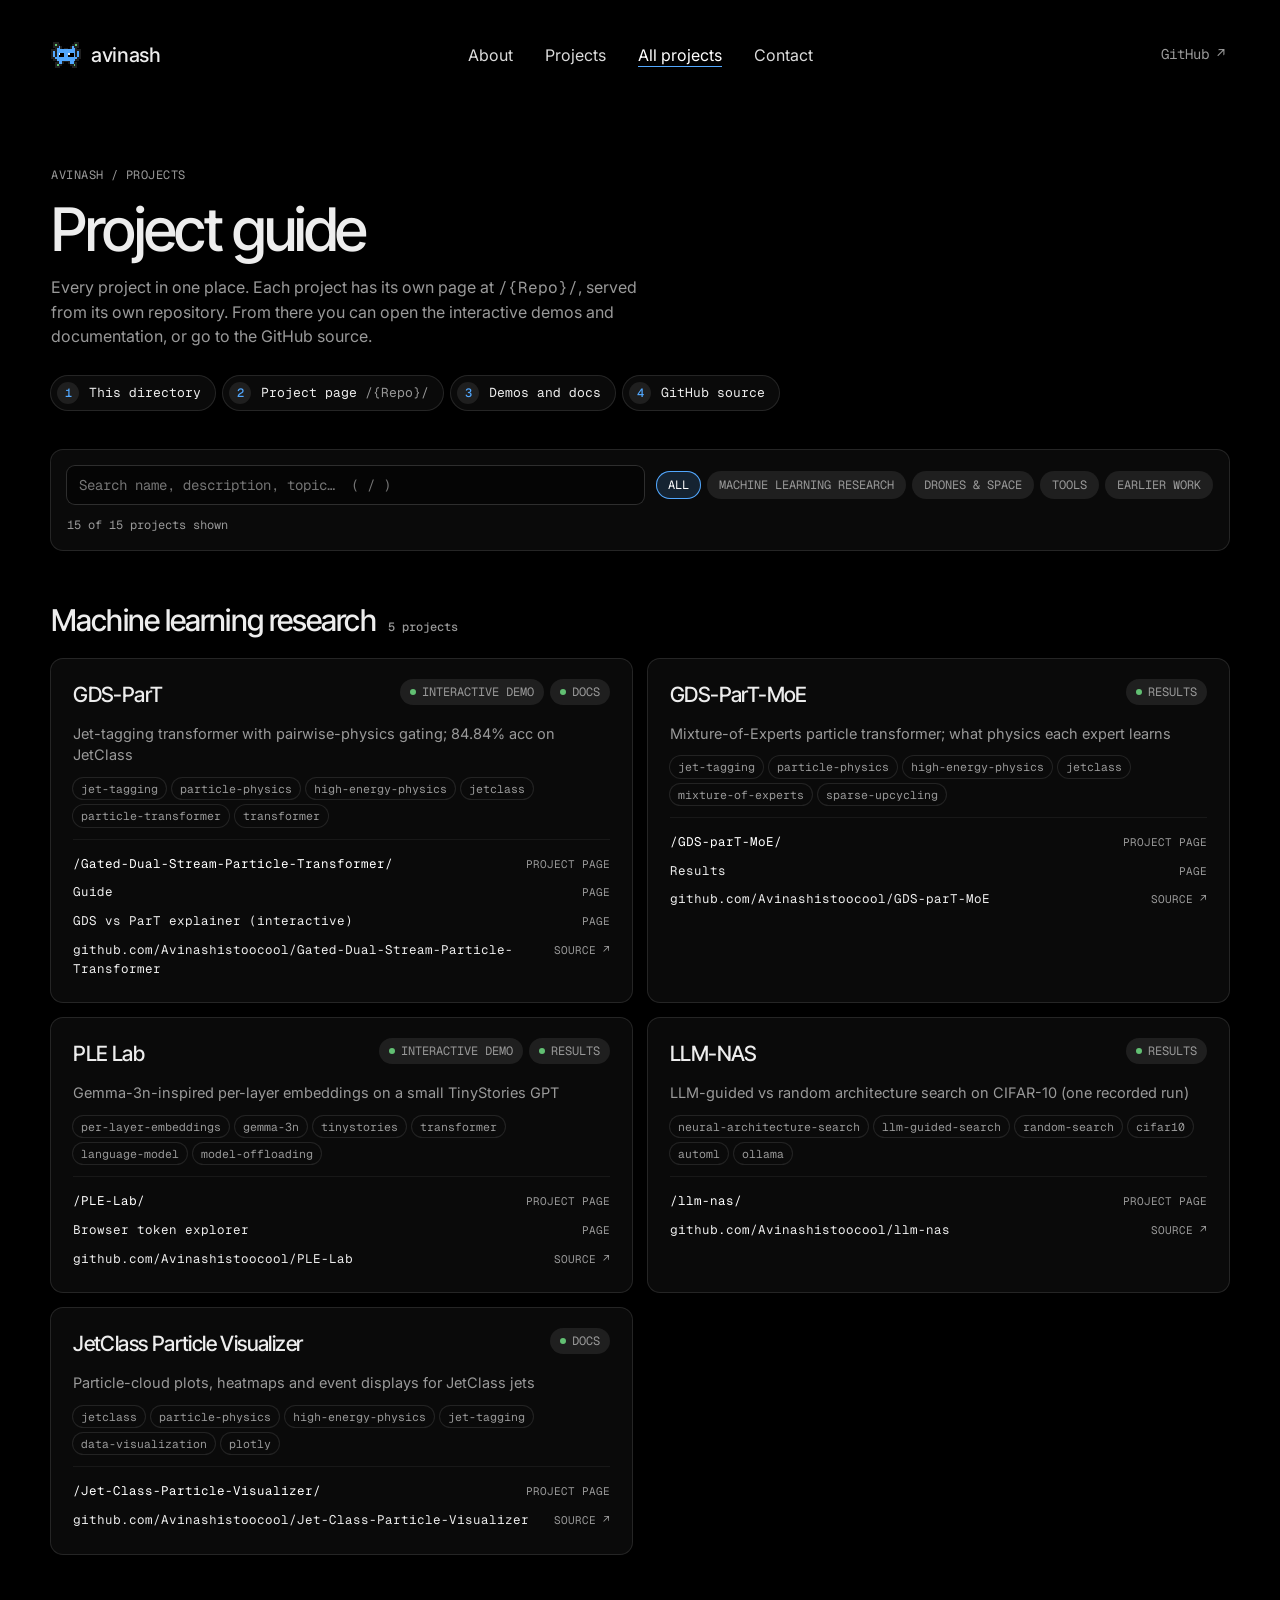
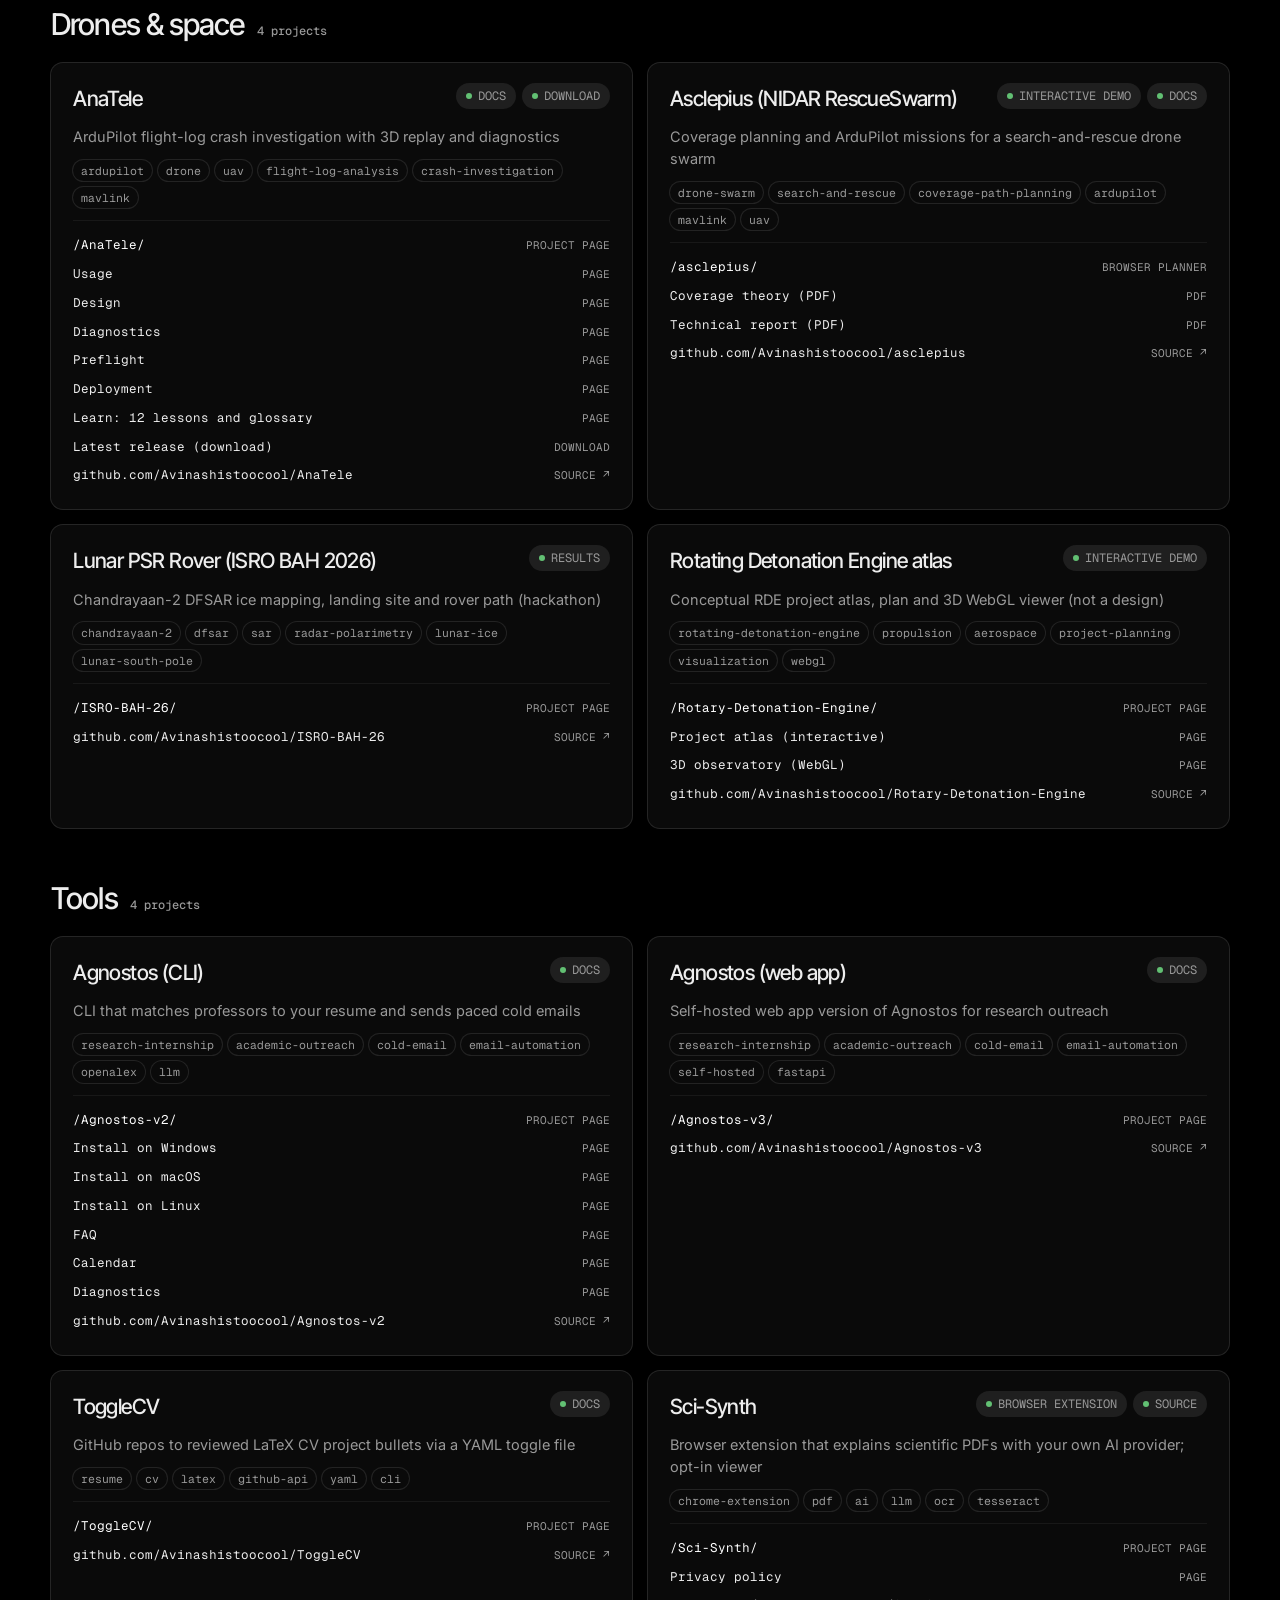
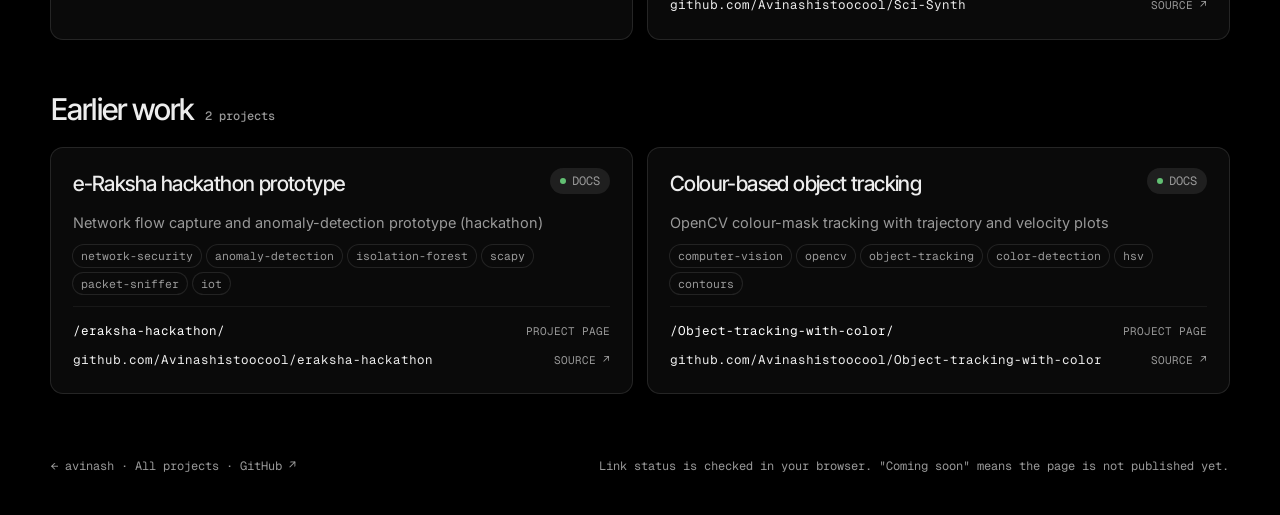
<file: projects/index.html>
<!doctype html>
<html lang="en">
<head>
<meta charset="utf-8">
<meta name="viewport" content="width=device-width, initial-scale=1">
<title>Project guide | Avinash Chandra Gupta</title>
<meta name="description" content="Directory of every project by Avinash Chandra Gupta: machine learning research, drones and space, tools and earlier work. Each entry links to its project page, sub pages and GitHub source.">
<link rel="canonical" href="https://avinashistoocool.github.io/projects/">
<meta name="robots" content="index, follow">
<meta property="og:type" content="website">
<meta property="og:site_name" content="Avinash Chandra Gupta">
<meta property="og:title" content="Project guide | Avinash Chandra Gupta">
<meta property="og:description" content="Every project in one directory, with links to project pages, demos, docs and source.">
<meta property="og:url" content="https://avinashistoocool.github.io/projects/">
<meta property="og:image" content="https://avinashistoocool.github.io/assets/og-card.jpg?v=2">
<link rel="icon" href="/assets/logo.svg">
<link rel="preconnect" href="https://fonts.googleapis.com">
<link rel="preconnect" href="https://fonts.gstatic.com" crossorigin>
<link href="https://fonts.googleapis.com/css2?family=Inter+Tight:wght@400;500;600&family=Inter:wght@400;500&family=Geist+Mono:wght@400;500&family=Geist:wght@400;500&display=swap" rel="stylesheet">
<link rel="stylesheet" href="/styles.css">
<link rel="stylesheet" href="guide.css">
</head>
<body class="guide-page">

<header class="site-header guide-header">
  <a class="brand" href="/" aria-label="Home">
    <img src="/assets/logo.svg" alt="" class="brand-logo">
    <span>avinash</span>
  </a>
  <nav class="nav" aria-label="Primary">
    <a href="/#about">About</a>
    <a href="/#projects">Projects</a>
    <a href="/projects/" aria-current="page">All projects</a>
    <a href="/#contact">Contact</a>
  </nav>
  <div class="header-right">
    <a class="btn-ghost" href="https://github.com/Avinashistoocool" target="_blank" rel="noopener">GitHub ↗</a>
  </div>
</header>

<main>
  <section class="section guide-intro">
    <p class="eyebrow mono"><a href="/">avinash</a> / projects</p>
    <h1 class="headline">Project guide</h1>
    <p class="lede">Every project in one place. Each project has its own page at <span class="mono">/{Repo}/</span>, served from its own repository. From there you can open the interactive demos and documentation, or go to the GitHub source.</p>
    <ol class="nav-map mono" aria-label="How the site is organised">
      <li><b>1</b><span>This directory</span></li>
      <li><b>2</b><span>Project page <i>/{Repo}/</i></span></li>
      <li><b>3</b><span>Demos and docs</span></li>
      <li><b>4</b><span>GitHub source</span></li>
    </ol>
  </section>

  <section class="section guide-body" aria-labelledby="dir-title">
    <h2 id="dir-title" class="visually-hidden">Directory</h2>
    <div class="guide-controls card" role="search">
      <label class="visually-hidden" for="q">Search projects</label>
      <input id="q" type="search" class="mono" placeholder="Search name, description, topic…  ( / )" autocomplete="off">
      <div class="group-filter" role="group" aria-label="Filter by group" id="group-filter"></div>
      <p class="mono guide-count" id="count" aria-live="polite"></p>
    </div>
    <div id="directory"></div>
    <p class="lede mono guide-empty" id="empty" hidden>No project matches that search.</p>
    <noscript><p class="lede">This directory needs JavaScript. You can also browse the <a href="https://github.com/Avinashistoocool?tab=repositories">repositories on GitHub</a>.</p></noscript>
  </section>
</main>

<footer class="footer mono">
  <span><a href="/">← avinash</a> · <a href="/projects/">All projects</a> · <a href="https://github.com/Avinashistoocool" rel="me">GitHub ↗</a></span>
  <span>Link status is checked in your browser. "Coming soon" means the page is not published yet.</span>
</footer>

<script src="guide.js" defer></script>
</body>
</html>
</file>
<file: styles.css>
:root {
  --bg: #000;
  --card: #0a0a0a;
  --ring: rgba(255, 255, 255, 0.145);
  --chip: #1f1f1f;
  --text: #ededed;
  --sub: #e7e7e7;
  --muted: #999999;
  --blue: #52a8ff;
  --green: #62c073;
  --bar: rgba(255, 255, 255, 0.18);
  --display: "Inter Display", "Inter Tight", "Inter", system-ui, sans-serif;
  --sans: "Inter", system-ui, sans-serif;
  --num: "Geist", "Inter", system-ui, sans-serif;
  --mono: "Geist Mono", ui-monospace, SFMono-Regular, Menlo, Consolas, monospace;
  --pad: clamp(20px, 4vw, 56px);
}

* { box-sizing: border-box; }
html { scroll-behavior: smooth; }
body {
  margin: 0;
  background: var(--bg);
  color: var(--text);
  font-family: var(--sans);
  font-size: 16px;
  line-height: 1.5;
  -webkit-font-smoothing: antialiased;
}
a { color: inherit; text-decoration: none; }
.mono { font-family: var(--mono); }
:focus-visible { outline: 2px solid var(--blue); outline-offset: 2px; }

/* ---------- header ---------- */
.site-header {
  position: absolute;
  top: 38px;
  left: 0;
  right: 0;
  z-index: 20;
  display: grid;
  grid-template-columns: 1fr auto 1fr;
  align-items: center;
  padding: 0 var(--pad);
}
.brand { display: inline-flex; align-items: center; gap: 10px; font-family: var(--sans); font-weight: 500; font-size: 20px; letter-spacing: -0.4px; }
.brand-logo { width: 30px; height: auto; image-rendering: pixelated; }
.nav { display: flex; gap: 32px; font-size: 16px; }
.nav a { color: #fff; opacity: .86; transition: opacity .15s; }
.nav a:hover { opacity: 1; }
.header-right { display: flex; justify-content: flex-end; align-items: center; gap: 12px; }

.btn-square {
  display: inline-flex;
  align-items: center;
  gap: 8px;
  border-radius: 0;
  background: #fff;
  color: #121212;
  padding: 8px 12px;
  font-size: 16px;
  font-weight: 500;
  border: 0;
  cursor: pointer;
  transition: box-shadow .15s, transform .15s;
}
.btn-square:hover { box-shadow: 0 0 0 4px rgba(255, 255, 255, 0.145); }
.btn-square .arrow { width: 10px; height: 10px; }
.btn-lg { font-size: 20px; padding: 12px 18px; }
.btn-lg .arrow { width: 12px; height: 12px; }
.btn-ghost { font-family: var(--mono); font-size: 14px; color: var(--muted); padding: 12px 4px; border-bottom: 1px solid transparent; }
.btn-ghost:hover { color: #fff; border-color: var(--ring); }

.menu-btn { display: none; width: 40px; height: 40px; border: 0; background: transparent; box-shadow: 0 0 0 1px var(--ring); cursor: pointer; position: relative; z-index: 31; }
.menu-btn span { position: absolute; left: 11px; right: 11px; height: 1.5px; background: #fff; transition: transform .2s, top .2s; }
.menu-btn span:first-child { top: 15px; }
.menu-btn span:last-child { top: 23px; }
.menu-open .menu-btn span:first-child { top: 19px; transform: rotate(45deg); }
.menu-open .menu-btn span:last-child { top: 19px; transform: rotate(-45deg); }

.mobile-menu {
  position: fixed;
  inset: 0;
  z-index: 30;
  background: #000;
  padding: 120px var(--pad) 40px;
  display: flex;
  flex-direction: column;
  justify-content: space-between;
}
.mobile-menu[hidden] { display: none; }
.mobile-menu nav { display: flex; flex-direction: column; }
.mobile-menu nav a { font-family: var(--display); font-weight: 500; font-size: 40px; letter-spacing: -1.6px; padding: 10px 0; border-bottom: 1px solid var(--ring); }
.menu-open { overflow: hidden; }
.menu-open .site-header { position: fixed; }

/* ---------- hero ---------- */
.hero { position: relative; height: 100svh; min-height: 620px; overflow: hidden; display: flex; align-items: flex-end; }
#jet { position: absolute; inset: 0; width: 100%; height: 100%; object-fit: cover; display: block; }
.scrim {
  position: absolute;
  inset: 30% 0 0 0;
  background: linear-gradient(to top, rgba(0, 0, 0, 0.76) 0%, rgba(0, 0, 0, 0) 93.785%);
  pointer-events: none;
}
.scrim::after { content: ""; position: absolute; inset: 40% 0 0 0; background: linear-gradient(to top, #000 0%, rgba(0, 0, 0, 0) 100%); }
.hero-inner { position: relative; z-index: 2; padding: 0 var(--pad) clamp(56px, 10vh, 112px); max-width: calc(752px + 2 * var(--pad)); }
.headline-fluid {
  font-family: var(--display);
  font-weight: 500;
  font-size: clamp(32px, 5.2vw, 60px);
  line-height: 1.04;
  letter-spacing: -0.045em;
  margin: 18px 0 18px;
  color: #fff;
  max-width: 752px;
}
.hero-sub { color: var(--sub); font-size: 16px; max-width: 600px; margin: 0 0 28px; }
.hero-ctas { display: flex; flex-wrap: wrap; align-items: center; gap: 20px; }
.hero-caption { position: absolute; right: var(--pad); bottom: 28px; z-index: 3; font-size: 12px; color: var(--muted); max-width: 46%; display: flex; flex-direction: column; align-items: flex-end; gap: 10px; text-align: right; }
.hero { cursor: crosshair; touch-action: manipulation; }
.hero a, .hero button { cursor: pointer; }
/* let taps on empty overlay areas reach the canvas */
.hero-inner, .scrim { pointer-events: none; }
.hero-inner a, .hero-inner button, .hero-inner .hello-tag, .hero-inner h1, .hero-inner p { pointer-events: auto; }
.new-event {
  display: inline-flex; align-items: center; gap: 8px;
  font-family: var(--mono); font-size: 13px; color: #ededed;
  background: rgba(10, 10, 10, 0.8); backdrop-filter: blur(6px);
  border: 0; border-radius: 100px; padding: 8px 14px;
  box-shadow: 0 0 0 1px var(--ring);
  transition: box-shadow .15s, color .15s;
}
.new-event svg { width: 13px; height: 13px; color: var(--blue); transition: transform .4s; }
.new-event:hover { box-shadow: 0 0 0 1px var(--blue); }
.new-event:active svg { transform: rotate(90deg) scale(1.2); }

/* friendly hello line above the headline */
.hello { display: flex; flex-wrap: wrap; gap: 10px; }
.hello-tag {
  display: inline-flex;
  align-items: center;
  gap: 8px;
  font-family: "Inter", system-ui, sans-serif;
  font-size: 15px;
  font-weight: 400;
  color: #ededed;
  background: rgba(31, 31, 31, 0.8);
  backdrop-filter: blur(6px);
  border-radius: 100px;
  padding: 6px 14px;
  letter-spacing: 0;
  margin: 0;
  line-height: 1.5;
}
.hello-tag.soft { color: var(--muted); }
.hello-tag .dot { width: 7px; height: 7px; }

/* ---------- chips ---------- */
.chips { display: flex; flex-wrap: wrap; gap: 8px; }
.v-chip {
  display: inline-flex;
  align-items: center;
  gap: 6px;
  background: var(--chip);
  border-radius: 100px;
  padding: 4px 10px;
  font-family: var(--mono);
  font-size: 12px;
  color: var(--muted);
  text-transform: uppercase;
  white-space: nowrap;
}
.dot { width: 6px; height: 6px; border-radius: 50%; display: inline-block; background: var(--muted); flex: none; }
.dot.pass { background: var(--green); }
.dot.warn { background: var(--muted); }
.dot.fail { background: var(--text); }
.dot.active { background: var(--blue); }

/* ---------- sections ---------- */
.section { padding: clamp(72px, 10vw, 128px) var(--pad) 0; max-width: 1280px; margin: 0 auto; position: relative; }
.section-head { max-width: 760px; margin-bottom: 36px; }
.eyebrow { font-size: 12px; color: var(--muted); text-transform: uppercase; letter-spacing: .04em; margin: 0 0 14px; }
.headline { font-family: var(--display); font-weight: 500; font-size: clamp(30px, 4vw, 48px); letter-spacing: -0.04em; line-height: 1.05; margin: 0 0 14px; }
.lede { color: var(--muted); margin: 0; max-width: 620px; }

.card {
  background: var(--card);
  box-shadow: 0 0 0 1px var(--ring);
  border-radius: 12px;
  position: relative;
  overflow: hidden;
}
.glow::before {
  content: "";
  position: absolute;
  width: 420px;
  height: 420px;
  left: var(--gx, 50%);
  top: var(--gy, -40%);
  transform: translate(-50%, -50%);
  background: radial-gradient(closest-side, rgba(82, 168, 255, 0.12), rgba(82, 168, 255, 0) 70%);
  pointer-events: none;
  opacity: 0;
  transition: opacity .3s;
}
.glow:hover::before { opacity: 1; }
.glow:hover { box-shadow: 0 0 0 1px rgba(255, 255, 255, 0.24); }

/* ---------- about ---------- */
.about { display: grid; grid-template-columns: minmax(240px, 380px) 1fr; gap: clamp(28px, 5vw, 72px); align-items: center; }
.about-photo { margin: 0; aspect-ratio: 4 / 5; }
.about-photo img { display: block; width: 100%; height: 100%; object-fit: cover; object-position: 50% 30%; }
.about-photo figcaption {
  position: absolute; left: 12px; bottom: 12px;
  display: inline-flex; align-items: center; gap: 8px;
  font-size: 12px; color: #ededed;
  background: rgba(10, 10, 10, 0.75); backdrop-filter: blur(6px);
  border-radius: 100px; padding: 6px 12px;
  box-shadow: 0 0 0 1px var(--ring);
}
.about-text .lede { margin-bottom: 16px; }
.about-facts { list-style: none; margin: 28px 0 0; padding: 0; font-size: 13px; max-width: 620px; }
.about-facts li { display: flex; justify-content: space-between; gap: 16px; padding: 12px 0; box-shadow: inset 0 -1px 0 rgba(255, 255, 255, 0.08); color: var(--text); }
.about-facts li span { color: var(--muted); }

/* ---------- event stream ---------- */
.stream-head { display: flex; justify-content: space-between; align-items: center; gap: 12px; padding: 14px 18px; box-shadow: inset 0 -1px 0 var(--ring); flex-wrap: wrap; }
.trace { font-size: 13px; color: var(--muted); }
.trace b { color: #fff; font-weight: 500; }
.stream-body { display: grid; grid-template-columns: 240px 1fr; min-height: 420px; }
.stream-list { box-shadow: inset -1px 0 0 var(--ring); max-height: 460px; overflow-y: auto; padding: 8px 0; }
.stream-list button {
  all: unset;
  box-sizing: border-box;
  display: flex;
  align-items: center;
  gap: 10px;
  width: 100%;
  padding: 9px 16px;
  font-family: var(--mono);
  font-size: 12.5px;
  color: var(--muted);
  cursor: pointer;
  white-space: nowrap;
  overflow: hidden;
  text-overflow: ellipsis;
}
.stream-list button span.n { margin-left: auto; color: #555; }
.stream-list button:hover { color: #fff; background: rgba(255, 255, 255, 0.03); }
.stream-list button[aria-pressed="true"] { color: #fff; background: rgba(82, 168, 255, 0.08); box-shadow: inset 2px 0 0 var(--blue); }
.stream-table-wrap { overflow: auto; max-height: 460px; }
.stream-table, .data-table { width: 100%; border-collapse: collapse; font-family: var(--mono); font-size: 12.5px; }
.stream-table th, .data-table th { position: sticky; top: 0; background: var(--card); text-align: left; font-weight: 400; color: var(--muted); font-size: 11.5px; letter-spacing: .04em; padding: 12px 16px; box-shadow: inset 0 -1px 0 var(--ring); z-index: 1; }
.stream-table td, .data-table td { padding: 10px 16px; box-shadow: inset 0 -1px 0 rgba(255, 255, 255, 0.06); color: var(--muted); vertical-align: middle; }
.stream-table td:first-child { color: var(--text); max-width: 380px; white-space: nowrap; overflow: hidden; text-overflow: ellipsis; }
.stream-table td:first-child a:hover { text-decoration: underline; text-decoration-color: var(--ring); }
.stream-table td:nth-child(2) { width: 38%; min-width: 160px; }
.r { text-align: right; }
.stream-table tr { cursor: default; }
.stream-table tr:hover td { background: rgba(255, 255, 255, 0.02); }
.sha { color: #666; margin-right: 10px; }
.timeline { position: relative; width: 100%; height: 6px; background: transparent; }
.timeline::before { content: ""; position: absolute; inset: 2.5px 0; background: rgba(255, 255, 255, 0.06); }
.timeline i { position: absolute; top: 0; height: 100%; border-radius: 2px; background: var(--bar); transition: background .15s; }
.stream-table tr:hover .timeline i, .stream-table tr.focus .timeline i { background: var(--blue); }

/* ---------- bento ---------- */
.bento { display: grid; grid-template-columns: repeat(3, 1fr); gap: 16px; }
.bento .card { padding: 24px; min-height: 420px; display: flex; flex-direction: column; }
.card-kicker { font-size: 12px; color: var(--muted); text-transform: uppercase; margin: 0 0 10px; }
.bento h3 { font-family: var(--display); font-weight: 500; font-size: 22px; letter-spacing: -0.6px; margin: 0 0 6px; }
.card-sub { color: var(--muted); font-size: 14px; margin: 0 0 20px; }
.card-sub.mono { font-size: 12px; }
.reg-list { list-style: none; margin: auto 0 0; padding: 0; font-size: 12.5px; }
.reg-list li { display: grid; grid-template-columns: 1fr auto auto; gap: 12px; align-items: center; padding: 10px 0; box-shadow: inset 0 -1px 0 rgba(255, 255, 255, 0.06); color: var(--text); }
.reg-list li span:first-child { overflow: hidden; text-overflow: ellipsis; white-space: nowrap; }
.delta { color: var(--muted); }
.delta.pos { color: var(--green); }
.stacks { display: flex; flex-direction: column; gap: 14px; margin-top: auto; }
.stack-row { font-family: var(--mono); font-size: 12px; color: var(--muted); }
.stack-row .lab { display: flex; justify-content: space-between; margin-bottom: 6px; }
.stack-row .lab b { color: var(--text); font-weight: 400; }
.stack-bar { display: flex; height: 10px; gap: 2px; }
.stack-bar i { display: block; height: 100%; border-radius: 2px; }
.legend { display: flex; flex-wrap: wrap; gap: 12px; font-size: 11px; color: var(--muted); margin-top: 18px; }
.legend span { display: inline-flex; align-items: center; gap: 6px; }
.legend i { width: 8px; height: 8px; border-radius: 2px; display: inline-block; }
.diff { margin: auto 0 0; font-size: 11.5px; line-height: 1.65; background: #050505; box-shadow: 0 0 0 1px rgba(255, 255, 255, 0.08); border-radius: 8px; padding: 10px 0; overflow: hidden; white-space: pre; }
.diff span { display: block; padding: 0 12px; color: var(--muted); overflow: hidden; text-overflow: ellipsis; border-left: 2px solid transparent; }
.diff .add { color: var(--text); border-left-color: var(--green); background: rgba(98, 192, 115, 0.07); }
.diff .mod { color: var(--text); border-left-color: var(--blue); background: rgba(82, 168, 255, 0.07); }
.diff .del { color: #666; text-decoration: line-through; text-decoration-color: rgba(255, 255, 255, 0.15); }

/* ---------- metrics ---------- */
.metrics { display: grid; grid-template-columns: repeat(4, 1fr); box-shadow: 0 0 0 1px var(--ring); }
.metric { padding: 32px 28px; box-shadow: 1px 0 0 var(--ring); }
.metric:last-child { box-shadow: none; }
.metric .num { font-family: var(--num); font-weight: 500; font-size: 56px; letter-spacing: -3.36px; line-height: 1; color: #fff; display: flex; align-items: baseline; gap: 8px; }
.metric .unit { font-size: 14px; letter-spacing: 0; color: var(--muted); }
.metric p { margin: 12px 0 0; color: var(--muted); font-size: 13px; }

/* ---------- projects ---------- */
.projects { display: grid; grid-template-columns: repeat(2, 1fr); gap: 16px; }
.project { padding: 22px 24px; display: flex; flex-direction: column; gap: 12px; min-height: 230px; transition: box-shadow .15s; }
.project:hover { box-shadow: 0 0 0 1px rgba(255, 255, 255, 0.28); }
.project-top { display: flex; justify-content: space-between; align-items: flex-start; gap: 12px; }
.project h3 { font-family: var(--display); font-weight: 500; font-size: 21px; letter-spacing: -0.6px; margin: 0; word-break: break-word; }
.project p { color: var(--muted); margin: 0; font-size: 14.5px; display: -webkit-box; -webkit-line-clamp: 3; -webkit-box-orient: vertical; overflow: hidden; }
.project .libs { display: flex; flex-wrap: wrap; gap: 6px; margin-top: auto; }
.project .libs span { font-family: var(--mono); font-size: 11.5px; color: var(--muted); box-shadow: 0 0 0 1px rgba(255, 255, 255, 0.1); padding: 2px 8px; border-radius: 100px; }
.project-meta { display: flex; justify-content: space-between; font-family: var(--mono); font-size: 12px; color: var(--muted); padding-top: 12px; box-shadow: inset 0 1px 0 rgba(255, 255, 255, 0.06); }
.project-meta .open { color: #fff; }
.project h3 a.stretch::after { content: ""; position: absolute; inset: 0; z-index: 1; }
.project h3 a.stretch:focus-visible { outline: none; }
.project:has(a.stretch:focus-visible) { outline: 2px solid var(--blue); outline-offset: 2px; }
.project-meta .src { position: relative; z-index: 2; color: #fff; white-space: nowrap; }
.project-meta .src:hover { color: var(--blue); }

/* ---------- navigation guide ---------- */
.guide-map { list-style: none; margin: 0; padding: 0; display: grid; grid-template-columns: repeat(4, 1fr); gap: 16px; counter-reset: step; }
.guide-map li { padding: 20px 22px; display: flex; flex-direction: column; gap: 8px; }
.guide-map .step { font-family: var(--mono); font-size: 12px; color: var(--blue); text-transform: uppercase; }
.guide-map h3 { font-family: var(--display); font-weight: 500; font-size: 19px; letter-spacing: -0.5px; margin: 0; }
.guide-map p { color: var(--muted); margin: 0; font-size: 14px; }
.guide-map code { font-family: var(--mono); font-size: 12.5px; color: var(--text); }
.guide-cta { margin-top: 24px; }

/* ---------- stack table ---------- */
.table-card { overflow: auto; max-height: 520px; }
.data-table td:first-child { color: var(--text); }
.usage { position: relative; height: 6px; min-width: 140px; }
.usage::before { content: ""; position: absolute; inset: 2.5px 0; background: rgba(255, 255, 255, 0.06); }
.usage i { position: absolute; left: 0; top: 0; height: 100%; border-radius: 2px; background: var(--bar); }
.data-table tr:hover .usage i { background: var(--blue); }

.contrib { margin-top: 16px; padding: 20px 24px; }
.contrib-head { display: flex; justify-content: space-between; align-items: center; font-size: 12px; color: var(--muted); margin-bottom: 16px; }
.contrib-grid { display: grid; grid-auto-flow: column; grid-template-rows: repeat(7, 11px); grid-auto-columns: 11px; gap: 3px; overflow-x: auto; padding-bottom: 4px; }
.contrib-grid i { display: block; width: 11px; height: 11px; border-radius: 2px; background: #161616; }
.contrib-grid i[data-l="1"] { background: rgba(82, 168, 255, 0.25); }
.contrib-grid i[data-l="2"] { background: rgba(82, 168, 255, 0.45); }
.contrib-grid i[data-l="3"] { background: rgba(82, 168, 255, 0.7); }
.contrib-grid i[data-l="4"] { background: #52a8ff; }

/* ---------- support ---------- */
.support-card { display: grid; grid-template-columns: 1.4fr 1fr; gap: 40px; padding: clamp(28px, 5vw, 56px); }
.support-card .lede { margin-bottom: 28px; }
.contact-list { list-style: none; margin: 0; padding: 0; align-self: end; font-size: 13px; }
.contact-list li { display: flex; justify-content: space-between; gap: 16px; padding: 12px 0; box-shadow: inset 0 -1px 0 rgba(255, 255, 255, 0.08); }
.contact-list li span { color: var(--muted); }
.contact-list a { color: #fff; overflow: hidden; text-overflow: ellipsis; white-space: nowrap; }
.contact-list a:hover { color: var(--blue); }

.footer { display: flex; justify-content: space-between; gap: 16px; flex-wrap: wrap; padding: 64px var(--pad) 40px; max-width: 1280px; margin: 0 auto; font-size: 12px; color: var(--muted); }

/* ---------- responsive ---------- */
@media (max-width: 1200px) {
  .nav { gap: 24px; }
}
@media (max-width: 1024px) {
  .site-header { grid-template-columns: 1fr auto; top: 22px; }
  .nav { display: none; }
  .menu-btn { display: block; }
  .header-right .btn-square { display: none; }
  .bento { grid-template-columns: 1fr 1fr; }
  .bento .card:last-child { grid-column: 1 / -1; }
  .metrics { grid-template-columns: repeat(2, 1fr); }
  .metric:nth-child(2) { box-shadow: 0 1px 0 var(--ring); }
  .metric:nth-child(1) { box-shadow: 1px 0 0 var(--ring), 0 1px 0 var(--ring); }
  .metric:nth-child(3) { box-shadow: 1px 0 0 var(--ring); }
  /* detector sits above the text: caption moves to the top-right under the header */
  .hero-caption { top: 96px; bottom: auto; max-width: none; left: var(--pad); align-items: flex-end; }
  .hero-caption .legend-line { display: none; }
}
@media (max-width: 820px) {
  .stream-body { grid-template-columns: 1fr; }
  .stream-list { display: flex; overflow-x: auto; max-height: none; box-shadow: inset 0 -1px 0 var(--ring); padding: 0; }
  .stream-list button { width: auto; flex: none; padding: 12px 14px; }
  .stream-list button[aria-pressed="true"] { box-shadow: inset 0 -2px 0 var(--blue); }
  .bento, .projects { grid-template-columns: 1fr; }
  .guide-map { grid-template-columns: 1fr 1fr; }
  .about { grid-template-columns: 1fr; }
  .about-photo { max-width: 420px; width: 100%; }
  .support-card { grid-template-columns: 1fr; }
  .stream-table td:nth-child(2) { min-width: 110px; }
  .hero-caption { top: 76px; }
  .hello-tag { font-size: 14px; padding: 5px 12px; }
  .hero-sub { font-size: 15px; }
}
@media (max-width: 520px) {
  .hero { min-height: 640px; }
  .hero-inner { padding-bottom: 40px; }
  .headline-fluid { font-size: 30px; letter-spacing: -1px; }
  .hello-tag.soft { display: none; }
  .btn-lg { font-size: 17px; padding: 11px 16px; }
  .btn-ghost { font-size: 12.5px; }
  .new-event { font-size: 12px; padding: 7px 12px; }
  .metrics { grid-template-columns: 1fr; }
  .metric, .metric:nth-child(n) { box-shadow: 0 1px 0 var(--ring); }
  .metric .num { font-size: 48px; }
  .guide-map { grid-template-columns: 1fr; }
  .stream-table th:nth-child(3), .stream-table td:nth-child(3) { display: none; }
}
@media (prefers-reduced-motion: reduce) {
  html { scroll-behavior: auto; }
  * { transition: none !important; }
}
/* phones in landscape: short viewport, detector on the right, compact text on the left */
@media (orientation: landscape) and (max-height: 520px) {
  .hero { min-height: 100svh; height: auto; padding-top: 80px; }
  .hero-inner { max-width: 56%; padding-bottom: 24px; }
  .headline-fluid { font-size: 24px; margin: 10px 0; }
  .hero-sub { display: none; }
  .hello-tag.soft { display: none; }
  .hero-caption { display: none; }
  .site-header { top: 16px; }
}
</file>
<file: projects/guide.css>
.visually-hidden { position: absolute; width: 1px; height: 1px; overflow: hidden; clip: rect(0 0 0 0); white-space: nowrap; }
.guide-page .guide-header { position: relative; top: 0; padding-top: 32px; }
.guide-page .nav a[aria-current="page"] { opacity: 1; box-shadow: inset 0 -1px 0 var(--blue); }
.guide-intro { padding-top: clamp(48px, 7vw, 88px); }
.guide-intro .eyebrow a:hover { color: #fff; }
.guide-intro h1 { font-size: clamp(36px, 5vw, 60px); }

.nav-map { list-style: none; padding: 0; margin: 28px 0 0; display: flex; flex-wrap: wrap; gap: 8px; font-size: 13px; }
.nav-map li { display: inline-flex; align-items: center; gap: 10px; color: var(--text); background: var(--card); box-shadow: 0 0 0 1px var(--ring); border-radius: 100px; padding: 6px 14px 6px 6px; }
.nav-map li b { display: inline-grid; place-items: center; width: 22px; height: 22px; border-radius: 50%; background: var(--chip); color: var(--blue); font-weight: 500; font-size: 12px; }
.nav-map li i { font-style: normal; color: var(--muted); }

.guide-body { padding-top: 40px; }
.guide-controls { padding: 16px; display: flex; flex-wrap: wrap; gap: 12px; align-items: center; margin-bottom: 8px; position: sticky; top: 8px; z-index: 5; }
.guide-controls input { flex: 1 1 280px; min-width: 0; background: #050505; color: var(--text); border: 0; box-shadow: 0 0 0 1px var(--ring); border-radius: 8px; padding: 10px 12px; font-size: 14px; }
.guide-controls input:focus { outline: 2px solid var(--blue); outline-offset: 1px; }
.group-filter { display: flex; flex-wrap: wrap; gap: 6px; }
.group-filter button { font-family: var(--mono); font-size: 12px; color: var(--muted); background: var(--chip); border: 0; border-radius: 100px; padding: 6px 12px; cursor: pointer; text-transform: uppercase; }
.group-filter button:hover { color: #fff; }
.group-filter button[aria-pressed="true"] { color: #fff; background: rgba(82, 168, 255, 0.16); box-shadow: inset 0 0 0 1px var(--blue); }
.guide-count { margin: 0; font-size: 12px; color: var(--muted); flex-basis: 100%; }

.guide-group { margin-top: 48px; }
.guide-group h2 { font-family: var(--display); font-weight: 500; font-size: clamp(22px, 2.6vw, 30px); letter-spacing: -0.03em; margin: 0 0 16px; display: flex; align-items: baseline; gap: 12px; }
.guide-group h2 span { font-family: var(--mono); font-size: 12px; color: var(--muted); letter-spacing: 0; }
.guide-list { list-style: none; margin: 0; padding: 0; display: grid; grid-template-columns: repeat(2, 1fr); gap: 16px; }
.entry { padding: 20px 22px; display: flex; flex-direction: column; gap: 12px; }
.entry-top { display: flex; justify-content: space-between; align-items: flex-start; gap: 12px; flex-wrap: wrap; }
.entry h3 { font-family: var(--display); font-weight: 500; font-size: 21px; letter-spacing: -0.6px; margin: 0; }
.entry h3 a:hover { text-decoration: underline; text-decoration-color: var(--ring); text-underline-offset: 4px; }
.entry .tags { display: flex; flex-wrap: wrap; gap: 6px; }
.entry .tags .v-chip.merge { color: var(--text); box-shadow: inset 0 0 0 1px var(--blue); }
.entry p { color: var(--muted); margin: 0; font-size: 14.5px; }
.entry .topics { display: flex; flex-wrap: wrap; gap: 6px; }
.entry .topics span { font-family: var(--mono); font-size: 11.5px; color: var(--muted); box-shadow: 0 0 0 1px rgba(255, 255, 255, 0.1); padding: 2px 8px; border-radius: 100px; }
.entry .links { list-style: none; margin: 0; padding: 12px 0 0; display: flex; flex-direction: column; gap: 2px; font-family: var(--mono); font-size: 12.5px; box-shadow: inset 0 1px 0 rgba(255, 255, 255, 0.06); }
.entry .links li { display: flex; justify-content: space-between; gap: 12px; align-items: baseline; }
.entry .links a { color: var(--text); padding: 4px 0; overflow-wrap: anywhere; }
.entry .links a:hover { color: var(--blue); }
.entry .links .kind { color: var(--muted); font-size: 11px; text-transform: uppercase; white-space: nowrap; }
.entry .links li.main a { color: #fff; }
.entry .links li.soon a { color: var(--muted); }
.entry .links li.soon .kind { color: var(--text); }
.entry .links li.soon .kind::before { content: ""; display: inline-block; width: 6px; height: 6px; border-radius: 50%; background: var(--muted); margin-right: 6px; vertical-align: middle; }
.guide-empty { margin-top: 32px; }
.guide-page .footer a:hover { color: #fff; }

@media (max-width: 820px) {
  .guide-page .site-header { grid-template-columns: 1fr auto; top: 0; }
  .guide-page .nav { display: flex; grid-column: 1 / -1; grid-row: 2; gap: 18px; margin-top: 14px; font-size: 14px; flex-wrap: wrap; }
  .guide-list { grid-template-columns: 1fr; }
  .guide-controls { position: static; }
}
</file>
